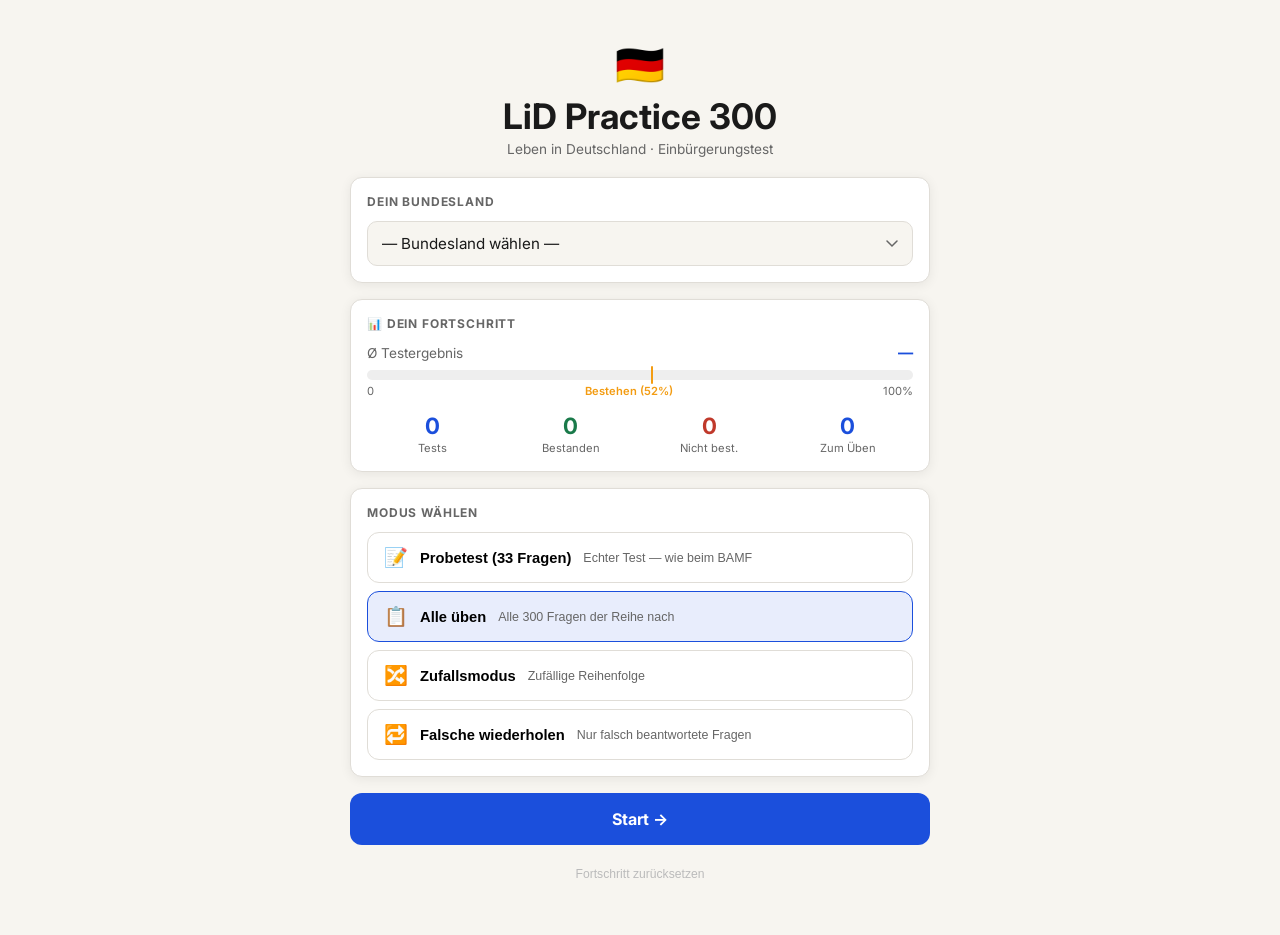
<file: index.html>
<!DOCTYPE html>
<html lang="de">
<head>
  <meta charset="UTF-8" />
  <meta name="viewport" content="width=device-width, initial-scale=1.0" />
  <title>LiD Practice 300</title>
  <style>
@import url('https://fonts.googleapis.com/css2?family=Inter:wght@400;500;600;700&display=swap');

:root {
  --bg: #F7F5F0;
  --surface: #FFFFFF;
  --ink: #1A1A1A;
  --ink-soft: #666;
  --accent: #1B4FDC;
  --accent-lt: #E8EDFC;
  --correct: #1A7A4A;
  --correct-lt: #E6F4EC;
  --wrong: #C0392B;
  --wrong-lt: #FDECEA;
  --border: #E0DDD7;
  --radius: 12px;
  --shadow: 0 2px 12px rgba(0,0,0,0.07);
}

*, *::before, *::after { box-sizing: border-box; margin: 0; padding: 0; }

body {
  font-family: 'Inter', system-ui, sans-serif;
  background: var(--bg);
  color: var(--ink);
  min-height: 100vh;
  display: flex;
  flex-direction: column;
  align-items: center;
  padding: 16px;
}

.screen { display: none; width: 100%; max-width: 580px; flex-direction: column; gap: 16px; }
.screen.active { display: flex; animation: fadeIn 0.2s ease; }
@keyframes fadeIn { from { opacity:0; transform:translateY(5px); } to { opacity:1; transform:none; } }

/* HOME */
#home-screen { padding: 16px 0 8px; }

.home-header { text-align: center; padding: 8px 0 4px; }
.home-flag { font-size: 40px; display: block; margin-bottom: 6px; }
.home-header h1 { font-size: clamp(1.6rem, 5vw, 2.2rem); font-weight: 700; line-height: 1.2; }
.home-header .subtitle { color: var(--ink-soft); font-size: 0.85rem; margin-top: 4px; }

.section-card {
  background: var(--surface);
  border: 1px solid var(--border);
  border-radius: var(--radius);
  padding: 16px;
  box-shadow: var(--shadow);
}

.section-title {
  font-size: 0.75rem;
  font-weight: 700;
  text-transform: uppercase;
  letter-spacing: 0.07em;
  color: var(--ink-soft);
  margin-bottom: 12px;
}

/* STATE SELECT */
.state-select {
  width: 100%;
  padding: 12px 14px;
  border: 1.5px solid var(--border);
  border-radius: 10px;
  font-family: inherit;
  font-size: 0.95rem;
  background: var(--bg);
  color: var(--ink);
  appearance: none;
  background-image: url("data:image/svg+xml,%3Csvg xmlns='http://www.w3.org/2000/svg' width='12' height='8' viewBox='0 0 12 8'%3E%3Cpath d='M1 1l5 5 5-5' stroke='%23666' stroke-width='1.5' fill='none' stroke-linecap='round'/%3E%3C/svg%3E");
  background-repeat: no-repeat;
  background-position: right 14px center;
  cursor: pointer;
}
.state-select:focus { outline: none; border-color: var(--accent); }

/* DASHBOARD */
.dash-avg-row { display: flex; justify-content: space-between; align-items: center; margin-bottom: 8px; }
.dash-label { font-size: 0.85rem; color: var(--ink-soft); }
.dash-avg-score { font-size: 0.95rem; font-weight: 700; color: var(--accent); }

.dash-bar-track {
  height: 10px;
  background: #eee;
  border-radius: 99px;
  position: relative;
  overflow: visible;
  margin-bottom: 4px;
}
.dash-bar-fill {
  height: 100%;
  border-radius: 99px;
  background: var(--accent);
  transition: width 0.5s ease;
}
.dash-bar-pass {
  position: absolute;
  left: 52%;
  top: -4px;
  width: 2px;
  height: 18px;
  background: #F39C12;
  border-radius: 2px;
}
.dash-bar-legend {
  display: flex;
  justify-content: space-between;
  font-size: 0.7rem;
  color: var(--ink-soft);
  margin-bottom: 14px;
}
.pass-label { color: #F39C12; font-weight: 600; }

.stats-row { display: flex; gap: 8px; text-align: center; }
.stat-item { flex: 1; }
.stat-number { font-size: 1.4rem; font-weight: 700; color: var(--accent); display: block; }
.stat-number.green { color: var(--correct); }
.stat-number.red { color: var(--wrong); }
.stat-label { font-size: 0.7rem; color: var(--ink-soft); display: block; margin-top: 2px; }

/* HISTORY */
.history-row {
  display: flex;
  align-items: center;
  gap: 8px;
  padding: 8px 0;
  border-bottom: 1px solid var(--border);
  font-size: 0.82rem;
}
.history-row:last-child { border-bottom: none; }
.history-test { font-weight: 600; min-width: 48px; }
.history-score { font-weight: 700; min-width: 36px; }
.history-score.green { color: var(--correct); }
.history-score.red { color: var(--wrong); }
.history-badge { font-size: 0.72rem; padding: 2px 7px; border-radius: 99px; font-weight: 600; }
.history-badge.pass { background: var(--correct-lt); color: var(--correct); }
.history-badge.fail { background: var(--wrong-lt); color: var(--wrong); }
.history-date { color: var(--ink-soft); margin-left: auto; }

/* MODE BUTTONS */
.mode-list { display: flex; flex-direction: column; gap: 8px; }
.mode-btn {
  background: var(--surface);
  border: 1.5px solid var(--border);
  border-radius: var(--radius);
  padding: 13px 16px;
  cursor: pointer;
  text-align: left;
  transition: border-color 0.15s, box-shadow 0.15s, background 0.15s;
  width: 100%;
  display: flex;
  align-items: center;
  gap: 12px;
}
.mode-btn:hover { border-color: var(--accent); background: var(--accent-lt); }
.mode-btn.selected { border-color: var(--accent); background: var(--accent-lt); }
.mode-icon { font-size: 1.2rem; flex-shrink: 0; }
.mode-text { flex: 1; }
.mode-title { font-weight: 600; font-size: 0.92rem; display: block; }
.mode-desc { font-size: 0.78rem; color: var(--ink-soft); display: block; margin-top: 1px; }

/* Restructure mode-btn inner text */
.mode-btn .mode-title, .mode-btn .mode-desc { display: block; }
.mode-btn .mode-icon { float: none; }

/* START BUTTON */
.start-btn {
  background: var(--accent);
  color: #fff;
  border: none;
  border-radius: var(--radius);
  padding: 16px;
  font-size: 1rem;
  font-weight: 700;
  font-family: inherit;
  cursor: pointer;
  width: 100%;
  transition: opacity 0.15s, transform 0.1s;
}
.start-btn:hover { opacity: 0.9; }
.start-btn:active { transform: scale(0.98); }
.start-btn:disabled { opacity: 0.4; cursor: not-allowed; }

/* QUIZ SCREEN */
#quiz-screen { padding-top: 12px; gap: 14px; }

.quiz-topbar { display: flex; align-items: center; justify-content: space-between; gap: 8px; }
.home-link {
  background: none; border: 1.5px solid var(--border);
  border-radius: 8px; padding: 6px 12px;
  font-size: 0.82rem; font-family: inherit;
  cursor: pointer; color: var(--ink-soft);
  transition: border-color 0.15s;
}
.home-link:hover { border-color: var(--accent); color: var(--accent); }
.score-badge {
  background: var(--surface); border: 1.5px solid var(--border);
  border-radius: 8px; padding: 6px 12px;
  font-size: 0.82rem; font-weight: 700; color: var(--accent);
}
.mode-label { font-size: 0.75rem; color: var(--ink-soft); text-transform: uppercase; letter-spacing: 0.05em; }

.progress-bar-track { background: var(--border); border-radius: 99px; height: 6px; overflow: hidden; }
.progress-bar-fill { background: var(--accent); height: 100%; border-radius: 99px; transition: width 0.3s ease; }
.progress-text { font-size: 0.75rem; color: var(--ink-soft); text-align: right; margin-top: 3px; }

/* Timer */
#timer-bar { justify-content: center; }
.timer-display {
  font-size: 1rem; font-weight: 700; color: var(--accent);
  background: var(--accent-lt); border-radius: 8px;
  padding: 6px 18px; letter-spacing: 0.05em;
}
.timer-display.urgent { color: var(--wrong); background: var(--wrong-lt); animation: pulse 1s infinite; }
@keyframes pulse { 0%,100% { opacity:1; } 50% { opacity:0.6; } }

.question-card {
  background: var(--surface); border: 1px solid var(--border);
  border-radius: var(--radius); padding: 20px; box-shadow: var(--shadow);
}
.question-number { font-size: 0.72rem; text-transform: uppercase; letter-spacing: 0.07em; color: var(--ink-soft); margin-bottom: 8px; }
.question-text { font-size: 1rem; font-weight: 600; line-height: 1.5; }

.choices-list { display: flex; flex-direction: column; gap: 8px; }
.choice-btn {
  background: var(--surface); border: 1.5px solid var(--border);
  border-radius: var(--radius); padding: 13px 16px;
  text-align: left; cursor: pointer;
  font-family: inherit; font-size: 0.9rem;
  line-height: 1.4; color: var(--ink);
  transition: border-color 0.15s, background 0.15s;
}
.choice-btn:hover:not(:disabled) { border-color: var(--accent); background: var(--accent-lt); }
.choice-btn.correct { border-color: var(--correct); background: var(--correct-lt); color: var(--correct); font-weight: 600; }
.choice-btn.wrong { border-color: var(--wrong); background: var(--wrong-lt); color: var(--wrong); }
.choice-btn:disabled { cursor: default; }

.feedback-msg { border-radius: var(--radius); padding: 11px 14px; font-size: 0.88rem; font-weight: 500; display: none; }
.feedback-msg.show { display: block; }
.feedback-msg.correct { background: var(--correct-lt); color: var(--correct); border: 1px solid #b2dfcc; }
.feedback-msg.wrong { background: var(--wrong-lt); color: var(--wrong); border: 1px solid #f5c6c3; }

.action-row { display: flex; gap: 10px; }
.next-btn {
  background: var(--accent); color: #fff; border: none;
  border-radius: var(--radius); padding: 14px; font-size: 0.95rem;
  font-weight: 700; font-family: inherit; cursor: pointer; flex: 1;
  transition: opacity 0.15s, transform 0.1s;
}
.next-btn:hover { opacity: 0.9; }
.next-btn:active { transform: scale(0.98); }
.next-btn:disabled { opacity: 0.35; cursor: not-allowed; }

/* RESULTS */
#results-screen { padding: 24px 0; gap: 16px; min-height: 100vh; justify-content: center; }
.results-header { text-align: center; }
.results-emoji { font-size: 3rem; display: block; margin-bottom: 6px; }
.results-header h2 { font-size: 1.6rem; font-weight: 700; }
.results-header p { color: var(--ink-soft); font-size: 0.9rem; margin-top: 4px; }

.pass-fail-badge {
  text-align: center; padding: 12px 16px;
  border-radius: var(--radius); font-weight: 700; font-size: 0.95rem;
}
.pass-fail-badge.passed { background: var(--correct-lt); color: var(--correct); border: 1px solid #b2dfcc; }
.pass-fail-badge.failed { background: var(--wrong-lt); color: var(--wrong); border: 1px solid #f5c6c3; }

.results-score-card {
  background: var(--surface); border: 1px solid var(--border);
  border-radius: var(--radius); padding: 20px; box-shadow: var(--shadow); text-align: center;
}
.big-score { font-size: 3rem; font-weight: 700; color: var(--accent); line-height: 1; }
.score-detail { font-size: 0.82rem; color: var(--ink-soft); margin-top: 4px; }

.results-breakdown { display: flex; gap: 12px; }
.breakdown-item {
  flex: 1; background: var(--surface); border: 1px solid var(--border);
  border-radius: var(--radius); padding: 16px; text-align: center;
}
.breakdown-num { font-size: 1.6rem; font-weight: 700; display: block; }
.breakdown-num.green { color: var(--correct); }
.breakdown-num.red { color: var(--wrong); }
.breakdown-label { font-size: 0.75rem; color: var(--ink-soft); margin-top: 2px; display: block; }

.results-actions { display: flex; flex-direction: column; gap: 10px; }
.btn-secondary {
  background: var(--surface); border: 1.5px solid var(--border);
  border-radius: var(--radius); padding: 13px;
  font-size: 0.9rem; font-weight: 600; font-family: inherit;
  cursor: pointer; color: var(--ink); transition: border-color 0.15s;
}
.btn-secondary:hover { border-color: var(--accent); color: var(--accent); }

@media (max-width: 400px) {
  body { padding: 10px; }
  .question-card { padding: 16px; }
  .choice-btn { padding: 11px 13px; }
}

  </style>
</head>
<body>

  <div id="home-screen" class="screen active">
    <div class="home-header">
      <span class="home-flag">&#127465;&#127466;</span>
      <h1>LiD Practice 300</h1>
      <p class="subtitle">Leben in Deutschland &middot; Einb&uuml;rgerungstest</p>
    </div>
    <div class="section-card">
      <h3 class="section-title">Dein Bundesland</h3>
      <select id="state-select" onchange="onStateChange()" class="state-select">
        <option value="">&mdash; Bundesland w&auml;hlen &mdash;</option>
        <option value="BW">Baden-W&uuml;rttemberg</option>
        <option value="BY">Bayern</option>
        <option value="BE">Berlin</option>
        <option value="BB">Brandenburg</option>
        <option value="HB">Bremen</option>
        <option value="HH">Hamburg</option>
        <option value="HE">Hessen</option>
        <option value="MV">Mecklenburg-Vorpommern</option>
        <option value="NI">Niedersachsen</option>
        <option value="NW">Nordrhein-Westfalen</option>
        <option value="RP">Rheinland-Pfalz</option>
        <option value="SL">Saarland</option>
        <option value="SN">Sachsen</option>
        <option value="ST">Sachsen-Anhalt</option>
        <option value="SH">Schleswig-Holstein</option>
        <option value="TH">Th&uuml;ringen</option>
      </select>
    </div>
    <div class="section-card">
      <h3 class="section-title">&#128202; Dein Fortschritt</h3>
      <div class="dash-avg-row">
        <span class="dash-label">&Oslash; Testergebnis</span>
        <span class="dash-avg-score" id="dash-avg">&mdash;</span>
      </div>
      <div class="dash-bar-track">
        <div class="dash-bar-fill" id="dash-bar" style="width:0%"></div>
        <div class="dash-bar-pass"></div>
      </div>
      <div class="dash-bar-legend">
        <span>0</span><span class="pass-label">Bestehen (52%)</span><span>100%</span>
      </div>
      <div class="stats-row">
        <div class="stat-item"><span class="stat-number" id="dash-tests">0</span><span class="stat-label">Tests</span></div>
        <div class="stat-item"><span class="stat-number green" id="dash-passed">0</span><span class="stat-label">Bestanden</span></div>
        <div class="stat-item"><span class="stat-number red" id="dash-failed">0</span><span class="stat-label">Nicht best.</span></div>
        <div class="stat-item"><span class="stat-number" id="dash-wrong">0</span><span class="stat-label">Zum &Uuml;ben</span></div>
      </div>
      <div id="test-history-wrap" style="display:none">
        <div class="section-title" style="margin-top:14px;margin-bottom:8px">Letzte Tests</div>
        <div id="test-history"></div>
      </div>
    </div>
    <div class="section-card">
      <h3 class="section-title">Modus w&auml;hlen</h3>
      <div class="mode-list">
        <button class="mode-btn" data-mode="sample" onclick="selectMode('sample')">
          <span class="mode-icon">&#128221;</span>
          <span class="mode-title">Probetest (33 Fragen)</span>
          <span class="mode-desc">Echter Test &mdash; wie beim BAMF</span>
        </button>
        <button class="mode-btn selected" data-mode="practice" onclick="selectMode('practice')">
          <span class="mode-icon">&#128203;</span>
          <span class="mode-title">Alle &uuml;ben</span>
          <span class="mode-desc">Alle 300 Fragen der Reihe nach</span>
        </button>
        <button class="mode-btn" data-mode="random" onclick="selectMode('random')">
          <span class="mode-icon">&#128256;</span>
          <span class="mode-title">Zufallsmodus</span>
          <span class="mode-desc">Zuf&auml;llige Reihenfolge</span>
        </button>
        <button class="mode-btn" data-mode="review" onclick="selectMode('review')">
          <span class="mode-icon">&#128257;</span>
          <span class="mode-title">Falsche wiederholen</span>
          <span class="mode-desc">Nur falsch beantwortete Fragen</span>
        </button>
      </div>
      <div id="test-picker" style="display:none;margin-top:12px">
        <select id="test-number-select" class="state-select"></select>
      </div>
    </div>
    <button id="start-btn" class="start-btn" onclick="startQuiz()">Start &rarr;</button>
    <button onclick="clearProgress()" style="background:none;border:none;color:#bbb;font-size:0.76rem;cursor:pointer;text-align:center;padding:6px;margin-bottom:24px;">Fortschritt zur&uuml;cksetzen</button>
  </div>

  <div id="quiz-screen" class="screen">
    <div class="quiz-topbar">
      <button class="home-link" onclick="goHome()">&larr; Home</button>
      <span class="mode-label" id="quiz-mode-label"></span>
      <span class="score-badge" id="score-display">&#10003; 0</span>
    </div>
    <div>
      <div class="progress-bar-track"><div class="progress-bar-fill" id="progress-fill" style="width:0%"></div></div>
      <div class="progress-text" id="progress-text">1 / 33</div>
    </div>
    <div id="timer-bar" style="display:none;justify-content:center">
      <span id="timer-display" class="timer-display">60:00</span>
    </div>
    <div class="question-card">
      <div class="question-number" id="question-number">Frage 1</div>
      <div class="question-text" id="question-text"></div>
    </div>
    <div class="choices-list" id="choices-list"></div>
    <div class="feedback-msg" id="feedback-msg"></div>
    <div class="action-row">
      <button class="next-btn" id="next-btn" disabled onclick="nextQuestion()">Weiter &rarr;</button>
    </div>
  </div>

  <div id="results-screen" class="screen">
    <div class="results-header">
      <span class="results-emoji" id="result-emoji">&#127881;</span>
      <h2 id="result-headline">Gut gemacht!</h2>
      <p id="result-score-detail"></p>
    </div>
    <div id="pass-fail-badge" style="display:none" class="pass-fail-badge"></div>
    <div class="results-score-card">
      <div class="big-score" id="result-score-pct">0%</div>
      <div class="score-detail" id="result-score-label">Ergebnis</div>
    </div>
    <div class="results-breakdown">
      <div class="breakdown-item"><span class="breakdown-num green" id="result-correct">0</span><span class="breakdown-label">Richtig &#10003;</span></div>
      <div class="breakdown-item"><span class="breakdown-num red" id="result-wrong">0</span><span class="breakdown-label">Falsch &#10007;</span></div>
    </div>
    <div class="results-actions">
      <button class="start-btn" onclick="restartSameMode()">Nochmal versuchen</button>
      <button id="review-btn" class="btn-secondary" onclick="reviewWrong()" style="display:none">Falsche wiederholen</button>
      <button class="btn-secondary" onclick="goHome()">&larr; Zur&uuml;ck zur Startseite</button>
    </div>
  </div>

<script>
var allQuestions = [{"id": 1, "question": "Wie viele Einwohner hat Deutschland?", "choices": ["Etwa 80 Millionen", "Etwa 60 Millionen", "Etwa 100 Millionen", "Etwa 40 Millionen"], "correctAnswer": 0}, {"id": 2, "question": "Welche Farben hat die deutsche Nationalflagge?", "choices": ["Rot, Gold, Silber", "Grün, Weiß, Schwarz", "Blau, Weiß, Rot", "Schwarz, Rot, Gold"], "correctAnswer": 3}, {"id": 3, "question": "Was ist das Grundgesetz?", "choices": ["Die Verfassung Deutschlands", "Das Handelsgesetz", "Das Schulgesetz", "Das Steuergesetz"], "correctAnswer": 0}, {"id": 4, "question": "Wer spricht in Deutschland Recht?", "choices": ["Das Parlament", "Die Gerichte", "Die Polizei", "Die Regierung"], "correctAnswer": 1}, {"id": 5, "question": "Wie wird der Deutsche Bundestag gewählt?", "choices": ["Durch das Volk", "Vom Bundespräsidenten", "Von den Ministerpräsidenten", "Vom Bundesrat"], "correctAnswer": 0}, {"id": 6, "question": "Was ist die Meinungsfreiheit?", "choices": ["Das Recht auf Wohnung", "Das Recht auf Urlaub", "Das Recht, seine Meinung frei zu äußern", "Das Recht auf Arbeit"], "correctAnswer": 2}, {"id": 7, "question": "Was versteht man unter Pressefreiheit?", "choices": ["Der Staat kontrolliert die Presse", "Medien dürfen frei und ohne Zensur berichten", "Zeitungen sind kostenlos", "Nur staatliche Medien sind erlaubt"], "correctAnswer": 1}, {"id": 8, "question": "Was ist der Bundesrat?", "choices": ["Die Vertretung der Bundesländer", "Der Beraterstab des Bundeskanzlers", "Das Parlament der Bürger", "Das oberste Gericht"], "correctAnswer": 0}, {"id": 9, "question": "Wer ist das Staatsoberhaupt Deutschlands?", "choices": ["Der Bundeskanzler", "Der Bundespräsident", "Der Bundesratspräsident", "Der Bundestagspräsident"], "correctAnswer": 1}, {"id": 10, "question": "Wie lange dauert eine Legislaturperiode des Bundestages?", "choices": ["5 Jahre", "6 Jahre", "2 Jahre", "4 Jahre"], "correctAnswer": 3}, {"id": 11, "question": "Was bedeutet Demokratie?", "choices": ["Herrschaft der Kirche", "Herrschaft des Volkes", "Herrschaft des Militärs", "Herrschaft der Reichen"], "correctAnswer": 1}, {"id": 12, "question": "Welche Religion hat in Deutschland die meisten Anhänger?", "choices": ["Buddhismus", "Christentum", "Judentum", "Islam"], "correctAnswer": 1}, {"id": 13, "question": "In welchem Jahr wurde die Bundesrepublik Deutschland gegründet?", "choices": ["1990", "1945", "1933", "1949"], "correctAnswer": 3}, {"id": 14, "question": "Was feiern die Deutschen am 3. Oktober?", "choices": ["Den Geburtstag des Grundgesetzes", "Den Nationalfeiertag der BRD", "Den Tag der Deutschen Einheit", "Den Tag der Arbeit"], "correctAnswer": 2}, {"id": 15, "question": "Wie viele Bundesländer hat Deutschland?", "choices": ["12", "14", "18", "16"], "correctAnswer": 3}, {"id": 16, "question": "Was ist die Aufgabe des Bundesverfassungsgerichts?", "choices": ["Den Bundeskanzler zu wählen", "Gesetze zu erlassen", "Den Haushalt zu prüfen", "Das Grundgesetz zu schützen"], "correctAnswer": 3}, {"id": 17, "question": "Wo hat der Deutsche Bundestag seinen Sitz?", "choices": ["Hamburg", "Berlin", "Frankfurt", "München"], "correctAnswer": 1}, {"id": 18, "question": "Was bedeutet das Sozialstaatsprinzip?", "choices": ["Der Staat sorgt für soziale Gerechtigkeit", "Nur Reiche zahlen Steuern", "Alle zahlen gleich viel Steuern", "Soziale Leistungen gibt es nicht"], "correctAnswer": 0}, {"id": 19, "question": "Was ist eine politische Partei?", "choices": ["Eine Gewerkschaft", "Ein Gericht", "Eine Vereinigung mit gemeinsamen politischen Zielen", "Eine staatliche Behörde"], "correctAnswer": 2}, {"id": 20, "question": "Ab welchem Alter darf man bei Bundestagswahlen wählen?", "choices": ["16 Jahre", "18 Jahre", "21 Jahre", "25 Jahre"], "correctAnswer": 1}, {"id": 21, "question": "Was ist die Aufgabe der Bundesregierung?", "choices": ["Gesetze zu beschließen", "Gesetze auf Verfassungsmäßigkeit zu prüfen", "Den Bundespräsidenten zu wählen", "Das Land zu regieren und Gesetze umzusetzen"], "correctAnswer": 3}, {"id": 22, "question": "Was versteht man unter Föderalismus?", "choices": ["Alle Macht liegt beim Bund", "Nur der Bundespräsident hat Macht", "Die Länder haben keine Macht", "Die Macht ist zwischen Bund und Ländern aufgeteilt"], "correctAnswer": 3}, {"id": 23, "question": "Was gilt für die Religionsfreiheit in Deutschland?", "choices": ["Jeder darf seine Religion frei ausüben", "Nur anerkannte Religionen sind erlaubt", "Religion ist verboten", "Nur Christen dürfen ihre Religion ausüben"], "correctAnswer": 0}, {"id": 24, "question": "Was ist das Ziel der Europäischen Union?", "choices": ["Die Abschaffung nationaler Grenzen", "Eine gemeinsame Armee", "Ein einheitlicher europäischer Staat", "Frieden, Wohlstand und Zusammenarbeit in Europa"], "correctAnswer": 3}, {"id": 25, "question": "Welche Währung wird in Deutschland verwendet?", "choices": ["Schweizer Franken", "Deutsche Mark", "Euro", "Britisches Pfund"], "correctAnswer": 2}, {"id": 26, "question": "Was ist ein Rechtsstaat?", "choices": ["Ein Staat, in dem alle an Recht und Gesetz gebunden sind", "Ein Staat, in dem nur der König Recht hat", "Ein Staat, in dem das Militär regiert", "Ein Staat ohne Gesetze"], "correctAnswer": 0}, {"id": 27, "question": "Welches ist das höchste Gericht in Deutschland?", "choices": ["Der Europäische Gerichtshof", "Das Bundesverfassungsgericht", "Das Bundesverwaltungsgericht", "Der Bundesgerichtshof"], "correctAnswer": 1}, {"id": 28, "question": "Was versteht man unter dem Wahlgeheimnis?", "choices": ["Niemand darf erfahren, wie jemand gewählt hat", "Wahlergebnisse werden nicht veröffentlicht", "Wahlen finden im Geheimen statt", "Nur bestimmte Personen dürfen wählen"], "correctAnswer": 0}, {"id": 29, "question": "Was bedeutet Gewaltenteilung?", "choices": ["Die Macht liegt beim Volk allein", "Die Staatsgewalt ist auf Legislative, Exekutive und Judikative aufgeteilt", "Das Militär hat alle Macht", "Der Bundeskanzler hat alle Macht"], "correctAnswer": 1}, {"id": 30, "question": "Was ist die Legislative?", "choices": ["Die gesetzgebende Gewalt", "Die ausführende Gewalt", "Die richterliche Gewalt", "Die militärische Gewalt"], "correctAnswer": 0}, {"id": 31, "question": "Was ist die Exekutive?", "choices": ["Die richterliche Gewalt", "Die gesetzgebende Gewalt", "Die kontrollierte Gewalt", "Die ausführende Gewalt"], "correctAnswer": 3}, {"id": 32, "question": "Was ist die Judikative?", "choices": ["Die gesetzgebende Gewalt", "Die wirtschaftliche Gewalt", "Die richterliche Gewalt", "Die ausführende Gewalt"], "correctAnswer": 2}, {"id": 33, "question": "Wann wurde das Grundgesetz verabschiedet?", "choices": ["1945", "1949", "1955", "1961"], "correctAnswer": 1}, {"id": 34, "question": "Was ist Artikel 1 des Grundgesetzes?", "choices": ["Die Unantastbarkeit der Menschenwürde", "Die Religionsfreiheit", "Die Meinungsfreiheit", "Das Wahlrecht"], "correctAnswer": 0}, {"id": 35, "question": "Was versteht man unter Asylrecht?", "choices": ["Das Recht politisch Verfolgter auf Schutz", "Das Recht auf eine Wohnung", "Das Recht, ins Ausland zu reisen", "Das Recht auf Arbeit"], "correctAnswer": 0}, {"id": 36, "question": "Welche Stadt ist die Hauptstadt Deutschlands?", "choices": ["München", "Frankfurt", "Berlin", "Hamburg"], "correctAnswer": 2}, {"id": 37, "question": "Was ist die NATO?", "choices": ["Ein militärisches Verteidigungsbündnis", "Eine Wirtschaftsorganisation", "Eine humanitäre Organisation", "Eine europäische Behörde"], "correctAnswer": 0}, {"id": 38, "question": "Was ist ein Rechtsstaat?", "choices": ["Staat ohne Regeln", "Staat der vom Militär regiert wird", "Staat in dem Recht und Gesetz für alle gilt", "Staat ohne Verfassung"], "correctAnswer": 2}, {"id": 39, "question": "Was ist eine Gewerkschaft?", "choices": ["Eine Interessenvertretung der Arbeitnehmer", "Ein staatliches Unternehmen", "Ein Arbeitsgericht", "Eine politische Partei"], "correctAnswer": 0}, {"id": 40, "question": "Was bedeutet Streikrecht?", "choices": ["Das Recht auf Lohnerhöhung", "Das Recht der Arbeitnehmer, die Arbeit niederzulegen", "Das Recht auf Urlaub", "Das Recht, andere zu schlagen"], "correctAnswer": 1}, {"id": 41, "question": "Ab welchem Alter ist man in Deutschland volljährig?", "choices": ["25 Jahre", "18 Jahre", "16 Jahre", "21 Jahre"], "correctAnswer": 1}, {"id": 42, "question": "Was ist das Jugendamt?", "choices": ["Ein Gericht", "Eine Behörde für das Wohl von Kindern und Jugendlichen", "Eine Schule", "Ein Sportverein"], "correctAnswer": 1}, {"id": 43, "question": "Was ist häusliche Gewalt?", "choices": ["Lärm in der Wohnung", "Gewalt innerhalb der Familie oder Partnerschaft", "Vandalismus", "Streit zwischen Nachbarn"], "correctAnswer": 1}, {"id": 44, "question": "Was versteht man unter Diskriminierung?", "choices": ["Eine rechtliche Klage", "Bevorzugung einer Person", "Förderung benachteiligter Gruppen", "Benachteiligung aufgrund von Herkunft, Geschlecht oder Religion"], "correctAnswer": 3}, {"id": 45, "question": "Was ist Rassismus?", "choices": ["Diskriminierung aufgrund von Herkunft oder Hautfarbe", "Förderung von Minderheiten", "Eine religiöse Überzeugung", "Ein politisches Programm"], "correctAnswer": 0}, {"id": 46, "question": "Wann fiel die Berliner Mauer?", "choices": ["1989", "1985", "1991", "1987"], "correctAnswer": 0}, {"id": 47, "question": "Wann wurde Deutschland wiedervereinigt?", "choices": ["1992", "1990", "1991", "1989"], "correctAnswer": 1}, {"id": 48, "question": "Was war die DDR?", "choices": ["Der kommunistische Staat in Ostdeutschland", "Eine politische Partei", "Ein westdeutscher Staat", "Ein Bundesland"], "correctAnswer": 0}, {"id": 49, "question": "Wann begann der Zweite Weltkrieg?", "choices": ["1941", "1933", "1937", "1939"], "correctAnswer": 3}, {"id": 50, "question": "Wann endete der Zweite Weltkrieg in Europa?", "choices": ["1944", "1945", "1946", "1943"], "correctAnswer": 1}, {"id": 51, "question": "Was ist der Holocaust?", "choices": ["Ein wirtschaftlicher Zusammenbruch", "Die systematische Ermordung von Millionen Juden durch die Nationalsozialisten", "Eine Naturkatastrophe", "Ein Weltkrieg"], "correctAnswer": 1}, {"id": 52, "question": "Was ist die Weimarer Republik?", "choices": ["Ein Bundesland", "Die DDR", "Eine Monarchie", "Die erste deutsche Demokratie von 1919 bis 1933"], "correctAnswer": 3}, {"id": 53, "question": "Was ist das Europaparlament?", "choices": ["Das Parlament Deutschlands", "Eine beratende Kommission", "Der Rat der EU-Regierungen", "Das gewählte Parlament der Europäischen Union"], "correctAnswer": 3}, {"id": 54, "question": "Was ist die Europäische Kommission?", "choices": ["Das Parlament der EU", "Das Gericht der EU", "Der Rat der EU", "Die Regierung der EU, die Gesetze vorschlägt"], "correctAnswer": 3}, {"id": 55, "question": "Was sind die Schengen-Abkommen?", "choices": ["Währungsabkommen", "Handelsabkommen", "Militärabkommen", "Abkommen zur Abschaffung der Grenzkontrollen zwischen Mitgliedsländern"], "correctAnswer": 3}, {"id": 56, "question": "Was ist die UN (Vereinte Nationen)?", "choices": ["Eine europäische Organisation", "Eine Wirtschaftsorganisation", "Eine internationale Organisation für Frieden und Zusammenarbeit", "Ein Militärbündnis"], "correctAnswer": 2}, {"id": 57, "question": "Was sind erneuerbare Energien?", "choices": ["Öl und Gas", "Energiequellen wie Wind, Sonne und Wasser", "Kernenergie", "Kohle und Erdöl"], "correctAnswer": 1}, {"id": 58, "question": "Was ist Mülltrennung?", "choices": ["Abfall in verschiedene Kategorien zur Wiederverwertung sortieren", "Müll ins Meer werfen", "Müll auf der Straße entsorgen", "Müll verbrennen"], "correctAnswer": 0}, {"id": 59, "question": "Was ist das Pfandsystem in Deutschland?", "choices": ["Ein Steuersystem", "Ein Mietmodell", "System bei dem man für Flaschen Pfand zahlt und es zurückbekommt", "Ein Sparmodell"], "correctAnswer": 2}, {"id": 60, "question": "Was ist das Ehrenamt?", "choices": ["Ein öffentlicher Beruf", "Ein bezahlter staatlicher Job", "Ein Ehrentitel", "Freiwillige unbezahlte Arbeit zum Wohl der Gesellschaft"], "correctAnswer": 3}, {"id": 61, "question": "Was ist Inflation?", "choices": ["Der allgemeine Anstieg des Preisniveaus", "Stabiles Preisniveau", "Wirtschaftswachstum", "Sinkende Preise"], "correctAnswer": 0}, {"id": 62, "question": "Was ist die Soziale Marktwirtschaft?", "choices": ["Staatlich kontrollierte Wirtschaft", "Eine reine Planwirtschaft", "Eine kommunistische Wirtschaftsform", "Freier Markt verbunden mit sozialer Absicherung"], "correctAnswer": 3}, {"id": 63, "question": "Was ist ein Personalausweis?", "choices": ["Ein amtlicher Ausweis für deutsche Bürger", "Ein Führerschein", "Ein Reisepass", "Eine Aufenthaltserlaubnis"], "correctAnswer": 0}, {"id": 64, "question": "Was ist eine Aufenthaltserlaubnis?", "choices": ["Ein Reisepass", "Ein Dokument, das Ausländern den Aufenthalt erlaubt", "Ein Visum für Kurzreisen", "Eine Arbeitserlaubnis"], "correctAnswer": 1}, {"id": 65, "question": "Was ist Einbürgerung?", "choices": ["Die Anerkennung ausländischer Abschlüsse", "Die Ausweisung aus Deutschland", "Die Anmeldung beim Einwohnermeldeamt", "Die Verleihung der deutschen Staatsbürgerschaft"], "correctAnswer": 3}, {"id": 66, "question": "Was ist das Einwohnermeldeamt?", "choices": ["Ein Krankenhaus", "Behörde bei der man sich bei einem neuen Wohnort anmelden muss", "Ein Gericht", "Eine Schule"], "correctAnswer": 1}, {"id": 67, "question": "Was ist das BAMF?", "choices": ["Das Bundesamt für Migration und Flüchtlinge", "Eine Gewerkschaft", "Eine Partei", "Ein Gericht"], "correctAnswer": 0}, {"id": 68, "question": "Was ist ein Flüchtling?", "choices": ["Ein Gastarbeiter", "Eine Person die ihr Land wegen Verfolgung oder Krieg verlassen musste", "Ein Einwanderer", "Ein Tourist"], "correctAnswer": 1}, {"id": 69, "question": "Was ist die Genfer Flüchtlingskonvention?", "choices": ["Ein EU-Gesetz", "Ein Handelsabkommen", "Ein internationales Abkommen zum Schutz von Flüchtlingen", "Ein deutsches Gesetz"], "correctAnswer": 2}, {"id": 70, "question": "Was ist die Schulpflicht in Deutschland?", "choices": ["Kinder sind verpflichtet die Schule zu besuchen", "Schulbesuch ist freiwillig", "Nur Kinder von Deutschen müssen zur Schule", "Schulpflicht gilt ab 10 Jahren"], "correctAnswer": 0}, {"id": 71, "question": "Welche Schulform führt zum Abitur?", "choices": ["Gymnasium", "Realschule", "Nur Gesamtschule", "Hauptschule"], "correctAnswer": 0}, {"id": 72, "question": "Was ist das duale Ausbildungssystem?", "choices": ["Ausbildung im Betrieb und in der Berufsschule kombiniert", "Nur Betriebsausbildung", "Zwei Schulen gleichzeitig", "Studium an zwei Universitäten"], "correctAnswer": 0}, {"id": 73, "question": "Was ist das BAföG?", "choices": ["Ein Stipendium von Unternehmen", "Ein Bankkredit", "Eine Steuer", "Staatliche Förderung für Schüler und Studierende"], "correctAnswer": 3}, {"id": 74, "question": "Was ist eine Volkshochschule (VHS)?", "choices": ["Eine Grundschule", "Eine staatliche Universität", "Eine Privatschule", "Eine öffentliche Einrichtung für Erwachsenenbildung"], "correctAnswer": 3}, {"id": 75, "question": "Was ist der Mindestlohn?", "choices": ["Ein freiwilliger Lohn", "Der höchste erlaubte Lohn", "Der gesetzlich festgelegte niedrigste Stundenlohn", "Das Durchschnittsgehalt"], "correctAnswer": 2}, {"id": 76, "question": "Was ist Kurzarbeit?", "choices": ["Überstunden", "Ein Teilzeitjob", "Reduzierte Arbeitszeit mit staatlicher Unterstützung in Krisenzeiten", "Eine Kündigung"], "correctAnswer": 2}, {"id": 77, "question": "Was ist ein Betriebsrat?", "choices": ["Die gewählte Interessenvertretung der Arbeitnehmer im Betrieb", "Ein Beratergremium des Chefs", "Eine staatliche Aufsichtsbehörde", "Der Chef eines Unternehmens"], "correctAnswer": 0}, {"id": 78, "question": "Was ist Elterngeld?", "choices": ["Eine staatliche Leistung für Eltern nach der Geburt eines Kindes", "Kindergeld", "Unterhalt", "Geld das Eltern an Kinder zahlen"], "correctAnswer": 0}, {"id": 79, "question": "Was ist Elternzeit?", "choices": ["Urlaub", "Freizeit mit den Kindern", "Eine berufliche Auszeit nach der Geburt eines Kindes", "Pflichtzeit für Eltern"], "correctAnswer": 2}, {"id": 80, "question": "Was ist das Kindergeld?", "choices": ["Schulgeld", "Geld das Kinder selbst verdienen", "Taschengeld vom Staat", "Eine staatliche Zahlung an Eltern zur Unterstützung bei der Kindererziehung"], "correctAnswer": 3}, {"id": 81, "question": "Was ist die gesetzliche Rentenversicherung?", "choices": ["Ein Sparbuch", "Eine private Altersvorsorge", "Eine Lebensversicherung", "Ein staatliches System zur Altersabsicherung"], "correctAnswer": 3}, {"id": 82, "question": "Was ist die Pflegeversicherung?", "choices": ["Eine Kfz-Versicherung", "Eine Krankenversicherung", "Eine Versicherung die bei Pflegebedürftigkeit Leistungen erbringt", "Eine Rentenversicherung"], "correctAnswer": 2}, {"id": 83, "question": "Was ist das Wohngeld?", "choices": ["Miete", "Nebenkosten", "Ein staatlicher Zuschuss zu Wohnkosten für Geringverdiener", "Kaution"], "correctAnswer": 2}, {"id": 84, "question": "Was ist Bürgergeld?", "choices": ["Kindergeld", "Wohngeld", "Geld für alle Bürger", "Eine staatliche Grundsicherung für Langzeitarbeitslose und Bedürftige"], "correctAnswer": 3}, {"id": 85, "question": "Was ist die Krankenversicherungspflicht?", "choices": ["Nur Rentner müssen versichert sein", "Nur Beamte müssen versichert sein", "Freiwillige Versicherung", "Jeder Bürger muss krankenversichert sein"], "correctAnswer": 3}, {"id": 86, "question": "Was ist Arbeitslosengeld?", "choices": ["Staatliche Unterstützung für Menschen die ihren Job verloren haben", "Geld für Selbstständige", "Geld für Faulheit", "Ein Kredit"], "correctAnswer": 0}, {"id": 87, "question": "Was ist die Agentur für Arbeit?", "choices": ["Die staatliche Behörde für Arbeitsvermittlung und Arbeitslosengeld", "Ein privates Unternehmen", "Das Jobcenter", "Ein Gewerkschaftsbüro"], "correctAnswer": 0}, {"id": 88, "question": "Was ist der Notruf in Deutschland?", "choices": ["112", "118", "115", "110"], "correctAnswer": 0}, {"id": 89, "question": "Welche Nummer ruft man bei der Polizei an?", "choices": ["118", "115", "112", "110"], "correctAnswer": 3}, {"id": 90, "question": "Was ist Datenschutz?", "choices": ["Schutz staatlicher Daten", "Schutz von Computern", "Schutz von Unternehmensdaten", "Schutz persönlicher Daten vor Missbrauch"], "correctAnswer": 3}, {"id": 91, "question": "Was ist die Mehrwertsteuer?", "choices": ["Eine Erbschaftsteuer", "Eine Einkommensteuer", "Eine Unternehmenssteuer", "Eine Steuer auf Waren und Dienstleistungen"], "correctAnswer": 3}, {"id": 92, "question": "Was ist eine Steuererklärung?", "choices": ["Eine Quittung", "Ein Steuerbescheid", "Eine jährliche Aufstellung aller Einnahmen für das Finanzamt", "Ein Brief ans Finanzamt"], "correctAnswer": 2}, {"id": 93, "question": "Was ist das Finanzamt?", "choices": ["Die Rentenversicherung", "Die Behörde die für Steuererhebung zuständig ist", "Die Bundesbank", "Das Wirtschaftsministerium"], "correctAnswer": 1}, {"id": 94, "question": "Was ist das Standesamt?", "choices": ["Ein Gericht", "Ein Einwohnermeldeamt", "Ein Finanzamt", "Eine Behörde für Geburten, Heiraten und Sterbefälle"], "correctAnswer": 3}, {"id": 95, "question": "Was ist die Unschuldsvermutung?", "choices": ["Jeder ist schuldig bis zum Beweis", "Die Polizei bestimmt die Schuld", "Richter entscheiden ohne Beweise", "Jeder gilt als unschuldig bis seine Schuld bewiesen ist"], "correctAnswer": 3}, {"id": 96, "question": "Was ist ein Anwalt?", "choices": ["Ein Polizist", "Ein Richter", "Eine Person die andere rechtlich berät und vor Gericht vertritt", "Ein Notar"], "correctAnswer": 2}, {"id": 97, "question": "Was ist die Staatsanwaltschaft?", "choices": ["Ein Gericht", "Die Polizei", "Die Behörde die Strafverfahren einleitet und die Anklage vertritt", "Eine Anwaltskanzlei"], "correctAnswer": 2}, {"id": 98, "question": "Was ist Korruption?", "choices": ["Missbrauch einer Machtstellung zum persönlichen Vorteil", "Lobbyarbeit", "Politischer Einfluss", "Ehrliche Arbeit"], "correctAnswer": 0}, {"id": 99, "question": "Was ist Terrorismus?", "choices": ["Kriegsführung", "Anwendung von Gewalt aus politischen oder ideologischen Gründen", "Normaler Protest", "Organisierte Kriminalität"], "correctAnswer": 1}, {"id": 100, "question": "Was ist der Verfassungsschutz?", "choices": ["Die Polizei", "Ein Geheimdienst der die freiheitlich-demokratische Grundordnung schützt", "Das Militär", "Eine Partei"], "correctAnswer": 1}, {"id": 101, "question": "Was ist eine Koalition in der Politik?", "choices": ["Ein Wahlbündnis", "Zusammenschluss mehrerer Parteien zur Regierungsbildung", "Eine einzelne Partei", "Eine Opposition"], "correctAnswer": 1}, {"id": 102, "question": "Was ist die Opposition?", "choices": ["Parteien im Parlament die nicht der Regierung angehören", "Die Regierungsparteien", "Die kleinsten Parteien", "Alle Parteien"], "correctAnswer": 0}, {"id": 103, "question": "Was ist die Fünfprozenthürde?", "choices": ["Eine Mindesthürde für Parteien um in den Bundestag einzuziehen", "Eine Steuergrenze", "Eine Einkommensgrenze", "Ein Wahlquorum"], "correctAnswer": 0}, {"id": 104, "question": "Was ist ein Volksentscheid?", "choices": ["Eine Kommunalwahl", "Eine Parlamentswahl", "Eine Parteiabstimmung", "Eine direkte Volksabstimmung über ein wichtiges Thema"], "correctAnswer": 3}, {"id": 105, "question": "Was ist die Versammlungsfreiheit?", "choices": ["Das Recht sich friedlich mit anderen zu versammeln", "Das Recht auf Reisefreiheit", "Das Recht auf Vereinsgründung", "Das Recht überall zu wohnen"], "correctAnswer": 0}, {"id": 106, "question": "Was ist das Petitionsrecht?", "choices": ["Das Streikrecht", "Das Wahlrecht", "Das Recht sich schriftlich mit Bitten an den Bundestag zu wenden", "Das Demonstrationsrecht"], "correctAnswer": 2}, {"id": 107, "question": "Was ist das Briefgeheimnis?", "choices": ["Das Recht auf kostenlose Post", "Der Schutz privater Kommunikation vor staatlichem Zugriff", "Das Recht geheime Briefe zu schreiben", "Das Recht anonym zu schreiben"], "correctAnswer": 1}, {"id": 108, "question": "Was ist die Freizügigkeit?", "choices": ["Das Recht auf kostenlose Reisen", "Das Recht auf Urlaub", "Das Recht innerhalb Deutschlands frei zu wohnen und sich zu bewegen", "Das Recht auf einen Pass"], "correctAnswer": 2}, {"id": 109, "question": "Was ist die Berufsfreiheit?", "choices": ["Das Recht auf Urlaub", "Das Recht Beruf und Arbeitsplatz frei zu wählen", "Das Recht auf staatliche Arbeit", "Das Recht auf kostenlosen Beruf"], "correctAnswer": 1}, {"id": 110, "question": "Was ist das Eigentumsrecht?", "choices": ["Das Recht Eigentum zu besitzen und zu nutzen", "Verbot von Privatbesitz", "Das Recht auf staatliches Eigentum", "Das Recht auf kostenlose Wohnung"], "correctAnswer": 0}, {"id": 111, "question": "Was ist das Todesstrafen-Verbot in Deutschland?", "choices": ["Todesstrafe ist optional", "Die Todesstrafe ist durch das Grundgesetz verboten", "Todesstrafe bei schweren Verbrechen erlaubt", "Todesstrafe nur für Kriegsverbrechen"], "correctAnswer": 1}, {"id": 112, "question": "Was ist die Menschenwürde?", "choices": ["Ein Privileg für Bürger", "Ein staatlich verliehenes Recht", "Eine religiöse Überzeugung", "Der unveräußerliche Kern menschlicher Würde der für jeden gilt"], "correctAnswer": 3}, {"id": 113, "question": "Was sind unveränderliche Artikel im Grundgesetz (Ewigkeitsklausel)?", "choices": ["Artikel über Menschenwürde, Demokratie, Föderalismus und Rechtsstaatlichkeit", "Alle Artikel", "Nur Artikel 1", "Kein Artikel ist unveränderbar"], "correctAnswer": 0}, {"id": 114, "question": "Was ist Antisemitismus?", "choices": ["Feindlichkeit oder Hass gegenüber Juden", "Eine Form der Religion", "Ein politisches System", "Unterstützung jüdischer Kultur"], "correctAnswer": 0}, {"id": 115, "question": "Was geschah in der Reichspogromnacht 1938?", "choices": ["Unterzeichnung des Grundgesetzes", "Der Mauerfall", "Angriffe auf jüdische Menschen und Einrichtungen", "Gründung der BRD"], "correctAnswer": 2}, {"id": 116, "question": "Was ist der Nationalsozialismus?", "choices": ["Eine totalitäre rassistische Ideologie die Deutschland 1933-1945 beherrschte", "Eine kommunistische Bewegung", "Eine demokratische Bewegung", "Eine religiöse Bewegung"], "correctAnswer": 0}, {"id": 117, "question": "Was ist Zensur?", "choices": ["Qualitätskontrolle", "Freie Meinungsäußerung", "Staatliche Kontrolle und Unterdrückung von Informationen und Meinungen", "Medienkritik"], "correctAnswer": 2}, {"id": 118, "question": "Was ist der öffentlich-rechtliche Rundfunk?", "choices": ["Staatlich finanzierte Sender wie ARD und ZDF mit öffentlichem Auftrag", "Bezahlfernsehen", "Private Fernsehsender", "Ausländische Sender"], "correctAnswer": 0}, {"id": 119, "question": "Was ist der Rundfunkbeitrag?", "choices": ["Ein Abonnement", "Eine Steuer", "Ein Pflichtbeitrag zur Finanzierung des öffentlich-rechtlichen Rundfunks", "Eine freiwillige Gebühr"], "correctAnswer": 2}, {"id": 120, "question": "Was sind Fake News?", "choices": ["Veraltete Nachrichten", "Satire", "Schlechte Nachrichten", "Falsche oder irreführende Informationen die als Nachrichten verbreitet werden"], "correctAnswer": 3}, {"id": 121, "question": "Was ist die DSGVO?", "choices": ["Ein internationaler Vertrag", "Ein deutsches Gesetz", "Ein Sicherheitsgesetz", "Eine EU-Verordnung zum Schutz personenbezogener Daten"], "correctAnswer": 3}, {"id": 122, "question": "Was ist ein Bürgermeister?", "choices": ["Chef einer Bundesbehörde", "Ein Bundestagsabgeordneter", "Ein Richter", "Das Oberhaupt einer Stadt oder Gemeinde"], "correctAnswer": 3}, {"id": 123, "question": "Was sind Kommunalwahlen?", "choices": ["Wahlen auf lokaler Ebene z.B. Gemeinde- oder Stadtrat", "Wahlen zum Bundestag", "Wahlen zum Europaparlament", "Wahlen des Bundespräsidenten"], "correctAnswer": 0}, {"id": 124, "question": "Was ist kommunale Selbstverwaltung?", "choices": ["Gemeinden verwalten ihre eigenen Angelegenheiten selbst", "Privatunternehmen verwalten Städte", "Staat regiert die Gemeinden", "Bürger regieren ohne Regierung"], "correctAnswer": 0}, {"id": 125, "question": "Was ist die Subsidiarität?", "choices": ["Die EU entscheidet alles", "Entscheidungen sollen auf der niedrigsten möglichen Ebene getroffen werden", "Der Bund entscheidet alles", "Länder entscheiden alles"], "correctAnswer": 1}, {"id": 126, "question": "Was ist ein Bundesgesetz?", "choices": ["Ein lokales Gesetz", "Ein EU-Gesetz", "Ein Landesgesetz", "Ein Gesetz das für ganz Deutschland gilt"], "correctAnswer": 3}, {"id": 127, "question": "Was ist ein Landesgesetz?", "choices": ["Ein kommunales Gesetz", "Ein Bundesgesetz", "Ein Gesetz das von einem einzelnen Bundesland erlassen wird", "Ein EU-Gesetz"], "correctAnswer": 2}, {"id": 128, "question": "Was ist die Schuldenbremse?", "choices": ["Ein Haushaltsplan", "Ein Steuersystem", "Verbot von Privatkrediten", "Eine im Grundgesetz verankerte Regel zur Begrenzung der Staatsverschuldung"], "correctAnswer": 3}, {"id": 129, "question": "Was ist Nachhaltigkeit?", "choices": ["Kurzfristiges Denken", "Umweltverschmutzung", "Handeln das künftige Generationen nicht benachteiligt", "Wirtschaftswachstum"], "correctAnswer": 2}, {"id": 130, "question": "Was ist die Energiewende?", "choices": ["Import von Energie", "Erhöhung des Kohleverbrauchs", "Übergang von fossilen Brennstoffen zu erneuerbaren Energien", "Wechsel zu Atomstrom"], "correctAnswer": 2}, {"id": 131, "question": "Was ist das Pariser Klimaabkommen?", "choices": ["Ein Handelsabkommen", "Ein internationales Abkommen zur Begrenzung der globalen Erwärmung", "Ein EU-Abkommen", "Ein deutsches Gesetz"], "correctAnswer": 1}, {"id": 132, "question": "Was ist Entwicklungshilfe?", "choices": ["Handelsabkommen", "Finanzielle und technische Unterstützung reicher Länder für ärmere Länder", "Migrationsprogramme", "Militärische Hilfe"], "correctAnswer": 1}, {"id": 133, "question": "Was ist der Internationale Strafgerichtshof?", "choices": ["Ein deutsches Gericht", "Ein UN-Handelsgericht", "Der Europäische Gerichtshof", "Ein internationales Gericht für Kriegsverbrechen und Verbrechen gegen die Menschlichkeit"], "correctAnswer": 3}, {"id": 134, "question": "Was ist politische Bildung?", "choices": ["Schulpflicht", "Bildung die Bürger über Politik und demokratische Prozesse informiert", "Parteimitgliedschaft", "Propaganda"], "correctAnswer": 1}, {"id": 135, "question": "Was ist die Bundeszentrale für politische Bildung (bpb)?", "choices": ["Eine Partei", "Eine staatliche Einrichtung die politische Bildung fördert", "Eine Schule", "Ein Gericht"], "correctAnswer": 1}, {"id": 136, "question": "Was ist das Deutsche Rote Kreuz?", "choices": ["Eine humanitäre Hilfsorganisation", "Eine staatliche Organisation", "Eine politische Partei", "Ein Krankenhaus"], "correctAnswer": 0}, {"id": 137, "question": "Was ist die Caritas?", "choices": ["Der soziale Wohlfahrtsverband der katholischen Kirche", "Eine staatliche Sozialbehörde", "Eine politische Organisation", "Eine Gewerkschaft"], "correctAnswer": 0}, {"id": 138, "question": "Was ist die Diakonie?", "choices": ["Ein Verein", "Der soziale Wohlfahrtsverband der evangelischen Kirche", "Eine staatliche Behörde", "Eine politische Partei"], "correctAnswer": 1}, {"id": 139, "question": "Was ist Extremismus?", "choices": ["Politische Positionen die die demokratische Grundordnung ablehnen", "Konservativismus", "Aktivismus", "Moderate politische Ansichten"], "correctAnswer": 0}, {"id": 140, "question": "Was ist Populismus?", "choices": ["Eine Philosophie", "Eine demokratische Regierungsform", "Politische Strategie die das Volk gegen Eliten ausspielt", "Eine Wirtschaftstheorie"], "correctAnswer": 2}, {"id": 141, "question": "Was ist die streitbare Demokratie?", "choices": ["Eine kämpferische Demokratie", "Eine Demokratie die sich gegen ihre Feinde verteidigen kann", "Aggressive Außenpolitik", "Demokratie mit vielen Streitigkeiten"], "correctAnswer": 1}, {"id": 142, "question": "Was ist Verbraucherschutz?", "choices": ["Tierschutz", "Schutz der Rechte von Konsumenten vor unlauteren Praktiken", "Umweltschutz", "Schutz von Unternehmen"], "correctAnswer": 1}, {"id": 143, "question": "Was ist das Bürgerliche Gesetzbuch (BGB)?", "choices": ["Die Verfassung", "Das wichtigste Gesetzbuch für das Privatrecht", "Das Handelsgesetzbuch", "Das Strafgesetzbuch"], "correctAnswer": 1}, {"id": 144, "question": "Was ist das Strafgesetzbuch (StGB)?", "choices": ["Das BGB", "Das Handelsgesetzbuch", "Das Gesetzbuch mit Straftatbeständen und Strafen", "Das Grundgesetz"], "correctAnswer": 2}, {"id": 145, "question": "Was ist Bewährung im Strafrecht?", "choices": ["Eine Geldstrafe", "Ein Freispruch", "Eine Freiheitsstrafe", "Die Aussetzung einer Strafe unter Auflagen"], "correctAnswer": 3}, {"id": 146, "question": "Was ist ein Schöffe?", "choices": ["Ein Laienrichter der ehrenamtlich an Gerichtsverfahren teilnimmt", "Ein Richter", "Ein Anwalt", "Ein Zeuge"], "correctAnswer": 0}, {"id": 147, "question": "Was ist Mediation?", "choices": ["Ein Schiedsverfahren", "Ein Gerichtsverfahren", "Eine außergerichtliche Konfliktlösung durch einen neutralen Vermittler", "Eine Verhandlung"], "correctAnswer": 2}, {"id": 148, "question": "Was ist ein Ombudsmann?", "choices": ["Ein Politiker", "Ein Richter", "Eine unabhängige Person die Beschwerden von Bürgern gegen Behörden bearbeitet", "Ein Anwalt"], "correctAnswer": 2}, {"id": 149, "question": "Was ist Transparenz in der Politik?", "choices": ["Geheime Entscheidungen", "Die Offenheit und Nachvollziehbarkeit politischer Entscheidungen", "Regierungsgeheimnis", "Privatsphäre von Politikern"], "correctAnswer": 1}, {"id": 150, "question": "Was ist zivilgesellschaftliches Engagement?", "choices": ["Staatliche Arbeit", "Parteimitgliedschaft", "Freiwilliges Engagement von Bürgern für das Gemeinwohl", "Bezahlte NGO-Arbeit"], "correctAnswer": 2}, {"id": 151, "question": "Was ist die Aufgabe der Feuerwehr?", "choices": ["Verbrecher fangen", "Kranke behandeln", "Straßenverkehr regeln", "Brände löschen und bei Unfällen helfen"], "correctAnswer": 3}, {"id": 152, "question": "Was ist das THW?", "choices": ["Ein privates Unternehmen", "Eine Militäreinheit", "Eine Polizeibehörde", "Staatliche Hilfsorganisation für technische Hilfe bei Katastrophen"], "correctAnswer": 3}, {"id": 153, "question": "Was ist das Robert Koch-Institut?", "choices": ["Ein Krankenhaus", "Die nationale Behörde für Infektionskrankheiten und öffentliche Gesundheit", "Ein privates Labor", "Eine Universität"], "correctAnswer": 1}, {"id": 154, "question": "Was ist Prävention im Gesundheitsbereich?", "choices": ["Medikamente nehmen", "Maßnahmen zur Verhütung von Krankheiten bevor sie entstehen", "Arztbesuche", "Behandlung von Krankheiten"], "correctAnswer": 1}, {"id": 155, "question": "Was ist ein Hausarzt?", "choices": ["Ein Krankenhausarzt", "Ein Facharzt", "Ein Arzt der ins Haus kommt", "Ein Allgemeinmediziner als erste Anlaufstelle für medizinische Versorgung"], "correctAnswer": 3}, {"id": 156, "question": "Was ist das Sorgerecht?", "choices": ["Das Recht und die Pflicht der Eltern für ihr Kind zu sorgen", "Das Recht auf Sozialhilfe", "Das Recht auf eine Wohnung", "Das Recht auf Urlaub"], "correctAnswer": 0}, {"id": 157, "question": "Was ist Chancengleichheit?", "choices": ["Alle Menschen haben die gleichen Möglichkeiten unabhängig von Herkunft", "Alle verdienen gleich viel", "Alle bekommen das gleiche Ergebnis", "Alle haben den gleichen Beruf"], "correctAnswer": 0}, {"id": 158, "question": "Was ist das Jugendschutzgesetz?", "choices": ["Ein Gesetz für Jugendarbeit", "Ein Gesetz gegen Jugendkriminalität", "Ein Gesetz zum Schutz von Kindern vor schädlichen Einflüssen", "Ein Ausbildungsgesetz"], "correctAnswer": 2}, {"id": 159, "question": "Ab welchem Alter darf man Bier und Wein kaufen?", "choices": ["14 Jahre", "18 Jahre", "16 Jahre", "21 Jahre"], "correctAnswer": 2}, {"id": 160, "question": "Was ist das Allgemeine Gleichbehandlungsgesetz (AGG)?", "choices": ["Ein Lohngesetz", "Ein Schulgesetz", "Ein Steuergesetz", "Ein Gesetz zum Schutz vor Diskriminierung"], "correctAnswer": 3}, {"id": 161, "question": "Was ist die Aufgabe des Bundesinnenministeriums?", "choices": ["Wirtschaft", "Bildung", "Innere Sicherheit, Verfassung und Migration", "Außenpolitik"], "correctAnswer": 2}, {"id": 162, "question": "Was ist die Aufgabe des Auswärtigen Amtes?", "choices": ["Steuern einzutreiben", "Gesetze zu erlassen", "Das Militär zu leiten", "Die Außenpolitik Deutschlands zu gestalten"], "correctAnswer": 3}, {"id": 163, "question": "Was ist eine Botschaft?", "choices": ["Die offizielle Vertretung eines Landes in einem anderen Land", "Ein Reisebüro", "Ein Konsulat", "Eine Nachricht"], "correctAnswer": 0}, {"id": 164, "question": "Was ist Doppelstaatsbürgerschaft?", "choices": ["Zwei Pässe haben", "Aufenthaltsrecht in zwei Ländern", "Die Staatsbürgerschaft von zwei Ländern gleichzeitig besitzen", "In zwei Ländern wohnen"], "correctAnswer": 2}, {"id": 165, "question": "Was ist die Trennung von Staat und Kirche?", "choices": ["Kirchen sind verboten", "Staat und religiöse Institutionen sind voneinander unabhängig", "Die Kirche regiert den Staat", "Nur eine Religion ist erlaubt"], "correctAnswer": 1}, {"id": 166, "question": "Was ist der Europäische Gerichtshof (EuGH)?", "choices": ["Das höchste Gericht der EU", "Das Gericht für Menschenrechte", "Ein deutsches Bundesgericht", "Ein internationales Kriegsgericht"], "correctAnswer": 0}, {"id": 167, "question": "Was ist der Europäische Rat?", "choices": ["Die EU-Kommission", "Die Versammlung der Staats- und Regierungschefs der EU-Länder", "Das Parlament der EU", "Das EU-Gericht"], "correctAnswer": 1}, {"id": 168, "question": "Was ist Lobbyismus?", "choices": ["Wahlkampf", "Korruption", "Die Einflussnahme von Interessengruppen auf politische Entscheidungen", "Propaganda"], "correctAnswer": 2}, {"id": 169, "question": "Was bedeutet links und rechts in der Politik?", "choices": ["Räumliche Sitzordnung im Parlament", "Links steht für mehr Gleichheit, rechts für mehr Tradition und freien Markt", "Links ist modern, rechts ist alt", "Es hat keine Bedeutung"], "correctAnswer": 1}, {"id": 170, "question": "Was ist das Verhältniswahlrecht?", "choices": ["Nur ein Kandidat gewinnt alles", "Der Stärkste gewinnt", "Alle Parteien bekommen gleich viele Sitze", "Sitzverteilung entspricht dem Stimmanteil der Parteien"], "correctAnswer": 3}, {"id": 171, "question": "Was ist eine Bürgerinitiative?", "choices": ["Ein Verein", "Eine Gruppe von Bürgern die gemeinsam für ein Ziel eintreten", "Eine politische Partei", "Eine staatliche Behörde"], "correctAnswer": 1}, {"id": 172, "question": "Was ist das Widerstandsrecht im Grundgesetz?", "choices": ["Das Recht auf Protest", "Das Recht auf Streik", "Das Recht auf Demonstration", "Das Recht Widerstand zu leisten wenn die freiheitliche Ordnung beseitigt werden soll"], "correctAnswer": 3}, {"id": 173, "question": "Was ist ein Koalitionsvertrag?", "choices": ["Ein schriftliches Abkommen über die Ziele einer Koalitionsregierung", "Ein Kaufvertrag", "Ein Gesetzentwurf", "Ein Parteistatut"], "correctAnswer": 0}, {"id": 174, "question": "Was ist Cyberkriminalität?", "choices": ["Datenverlust", "Computerfehler", "Kriminalität im echten Leben", "Straftaten die über das Internet oder Computer begangen werden"], "correctAnswer": 3}, {"id": 175, "question": "Was ist der BND?", "choices": ["Der Bundesnachrichtendienst - Auslandsgeheimdienst Deutschlands", "Eine politische Partei", "Eine Polizeibehörde", "Eine Militäreinheit"], "correctAnswer": 0}, {"id": 176, "question": "Was ist ein Beamter?", "choices": ["Ein Selbstständiger", "Ein Politiker", "Angestellter eines privaten Unternehmens", "Eine Person im besonderen Dienstverhältnis zum Staat"], "correctAnswer": 3}, {"id": 177, "question": "Was ist die Aufgabe der Bundeswehr?", "choices": ["Bürger zu kontrollieren", "Die Regierung zu schützen", "Deutschland und seine Verbündeten zu verteidigen", "Gesetze durchzusetzen"], "correctAnswer": 2}, {"id": 178, "question": "Was ist der Versailler Vertrag?", "choices": ["Der Friedensvertrag nach dem Ersten Weltkrieg", "Ein Militärbündnis", "Ein Handelsabkommen", "Ein Grenzvertrag"], "correctAnswer": 0}, {"id": 179, "question": "Wann war der Erste Weltkrieg?", "choices": ["1918-1922", "1900-1910", "1914-1918", "1910-1914"], "correctAnswer": 2}, {"id": 180, "question": "Was ist die Allgemeine Erklärung der Menschenrechte?", "choices": ["Die EU-Verfassung", "Ein deutsches Gesetz", "Ein internationales UN-Dokument über grundlegende Rechte aller Menschen", "Das Grundgesetz"], "correctAnswer": 2}, {"id": 181, "question": "Was ist ein Volksbegehren?", "choices": ["Eine Wahl des Bundestages", "Eine Klage vor Gericht", "Ein Antrag des Volkes auf ein Gesetz oder eine Abstimmung", "Eine Petition an den Bundespräsidenten"], "correctAnswer": 2}, {"id": 182, "question": "Was ist eine Verfassung?", "choices": ["Das grundlegende Regelwerk eines Staates", "Ein einfaches Gesetz", "Ein internationaler Vertrag", "Eine Vereinbarung zwischen Parteien"], "correctAnswer": 0}, {"id": 183, "question": "Was ist Mobbing am Arbeitsplatz?", "choices": ["Eine Form der Motivation", "Systematische Belästigung oder Schikanierung einer Person", "Teamarbeit", "Ein Managementstil"], "correctAnswer": 1}, {"id": 184, "question": "Was ist ein Arbeitszeugnis?", "choices": ["Ein Steuerdokument", "Ein Arbeitsvertrag", "Ein Dokument das Leistung und Verhalten eines Arbeitnehmers bewertet", "Eine Krankmeldung"], "correctAnswer": 2}, {"id": 185, "question": "Was ist eine Abmahnung im Arbeitsrecht?", "choices": ["Eine Gehaltserhöhung", "Eine Kündigung", "Eine offizielle Warnung des Arbeitgebers bei Fehlverhalten", "Ein Lob"], "correctAnswer": 2}, {"id": 186, "question": "Was sind Tarifverhandlungen?", "choices": ["Gespräche zwischen Parteien", "Preisverhandlungen im Supermarkt", "Verhandlungen vor Gericht", "Verhandlungen zwischen Gewerkschaften und Arbeitgebern über Löhne"], "correctAnswer": 3}, {"id": 187, "question": "Was ist eine Krankmeldung?", "choices": ["Eine Urlaubsanfrage", "Eine Versicherungspolice", "Ein ärztliches Attest das die Arbeitsunfähigkeit bescheinigt", "Eine Kündigung wegen Krankheit"], "correctAnswer": 2}, {"id": 188, "question": "Was ist das Sorgerecht bei Scheidung?", "choices": ["Das Jugendamt entscheidet immer", "Eltern können gemeinsames oder alleiniges Sorgerecht haben", "Kinder entscheiden selbst", "Kinder gehören immer der Mutter"], "correctAnswer": 1}, {"id": 189, "question": "Was ist ein Testament?", "choices": ["Ein Arbeitsvertrag", "Ein Ehevertrag", "Eine staatliche Urkunde", "Eine schriftliche Erklärung wie Vermögen nach dem Tod verteilt wird"], "correctAnswer": 3}, {"id": 190, "question": "Was ist das Recht auf Leben und körperliche Unversehrtheit?", "choices": ["Das Recht auf Sicherheit", "Das Recht auf Sport", "Das Grundrecht dass niemand getötet oder körperlich verletzt werden darf", "Das Recht auf Gesundheitsversorgung"], "correctAnswer": 2}, {"id": 191, "question": "Was ist Enteignung?", "choices": ["Verkauf von Eigentum", "Staatliche Wegnahme von Eigentum gegen Entschädigung im öffentlichen Interesse", "Kauf von Eigentum", "Erben von Eigentum"], "correctAnswer": 1}, {"id": 192, "question": "Was ist die Wissenschaftsfreiheit?", "choices": ["Recht auf kostenlose Bildung", "Kostenlose Forschungsförderung", "Recht Forschung ohne staatliche Einschränkungen zu betreiben", "Recht auf Hochschulstudium"], "correctAnswer": 2}, {"id": 193, "question": "Was ist die Kunstfreiheit?", "choices": ["Kostenlose Kunst für alle", "Staatliche Kunstförderung", "Das Recht Kunst ohne Zensur zu schaffen und zu verbreiten", "Recht auf Kunstunterricht"], "correctAnswer": 2}, {"id": 194, "question": "Was ist das Elternrecht im Grundgesetz?", "choices": ["Recht auf staatliche Kinderbetreuung", "Recht auf Schulwahl", "Eltern haben das natürliche Recht ihre Kinder zu erziehen", "Staat erzieht die Kinder"], "correctAnswer": 2}, {"id": 195, "question": "Was ist das Folterverbot?", "choices": ["Folter nur durch Staatliche Stellen erlaubt", "Folter im Krieg erlaubt", "Folter ist in Deutschland absolut verboten", "Folter in Ausnahmefällen erlaubt"], "correctAnswer": 2}, {"id": 196, "question": "Was ist das Rückwirkungsverbot?", "choices": ["Verbot jemanden für eine Handlung zu bestrafen die damals nicht strafbar war", "Verbot rückwirkender Steuern", "Recht auf Berufung", "Verbotene Gesetze"], "correctAnswer": 0}, {"id": 197, "question": "Was ist ein Pflichtverteidiger?", "choices": ["Ein vom Gericht bestellter Anwalt wenn der Angeklagte keinen hat", "Ein Staatsanwalt", "Ein Richter", "Ein privat beauftragter Anwalt"], "correctAnswer": 0}, {"id": 198, "question": "Was ist eine einstweilige Verfügung?", "choices": ["Eine vorläufige gerichtliche Entscheidung zum schnellen Schutz von Rechten", "Ein Vertrag", "Eine Klage", "Ein endgültiges Urteil"], "correctAnswer": 0}, {"id": 199, "question": "Was ist das Verhältnismäßigkeitsprinzip?", "choices": ["Je schwerer das Vergehen desto höher die Strafe immer", "Strafen sind immer gleich hoch", "Alle werden gleich bestraft", "Staatliche Maßnahmen müssen geeignet und nicht übertrieben sein"], "correctAnswer": 3}, {"id": 200, "question": "Was ist Freihandel?", "choices": ["Handel ohne staatliche Beschränkungen zwischen Ländern", "Staatlich kontrollierter Handel", "Schwarzmarkthandel", "Kostenloser Handel"], "correctAnswer": 0}, {"id": 201, "question": "Was ist das Bundeskartellamt?", "choices": ["Eine politische Partei", "Eine Behörde die den Wettbewerb schützt und Monopole verhindert", "Eine Handelsorganisation", "Ein Gericht"], "correctAnswer": 1}, {"id": 202, "question": "Was ist ein Monopol?", "choices": ["Marktbeherrschung durch ein einziges Unternehmen", "Ein Preisabkommen", "Ein Brettspiel", "Fairer Wettbewerb"], "correctAnswer": 0}, {"id": 203, "question": "Was ist die Europäische Zentralbank (EZB)?", "choices": ["Eine Geschäftsbank", "Die Deutsche Bundesbank", "Das EU-Finanzministerium", "Die Zentralbank der Eurozone die die Geldpolitik steuert"], "correctAnswer": 3}, {"id": 204, "question": "Was ist eine Rezession?", "choices": ["Hohe Inflation", "Stabile Wirtschaftslage", "Ein wirtschaftlicher Abschwung mit sinkendem BIP", "Wirtschaftswachstum"], "correctAnswer": 2}, {"id": 205, "question": "Was ist das Bruttoinlandsprodukt (BIP)?", "choices": ["Der Gesamtwert aller in einem Land produzierten Waren und Dienstleistungen", "Das Vermögen aller Deutschen", "Das Staatsbudget", "Das Durchschnittseinkommen"], "correctAnswer": 0}, {"id": 206, "question": "Was ist der Solidaritätszuschlag?", "choices": ["Ein Zuschlag zur Einkommensteuer ursprünglich für den Aufbau Ost", "Eine Kirchensteuer", "Eine Sozialabgabe", "Eine Mehrwertsteuer"], "correctAnswer": 0}, {"id": 207, "question": "Was ist der Aufbau Ost?", "choices": ["Ein Bildungsprogramm", "Förderprogramme zur wirtschaftlichen Angleichung der neuen Bundesländer", "Ein Militärprogramm", "Ein Stadtbauprojekt"], "correctAnswer": 1}, {"id": 208, "question": "Was ist das Stabilitäts- und Wachstumsgesetz?", "choices": ["Gesetz zur Sicherung von Preisstabilität und Wirtschaftswachstum", "Ein Handelsgesetz", "Ein Steuergesetz", "Ein Umweltgesetz"], "correctAnswer": 0}, {"id": 209, "question": "Was ist eine GmbH?", "choices": ["Gesellschaft mit beschränkter Haftung", "Gesellschaft mit besonderem Handelsrecht", "Gemeinnützige Betriebshilfe", "Große mittelständische Betriebsholding"], "correctAnswer": 0}, {"id": 210, "question": "Was ist ein Notar?", "choices": ["Ein Anwalt", "Eine Person die rechtlich wichtige Dokumente beurkundet", "Ein Richter", "Ein Steuerberater"], "correctAnswer": 1}, {"id": 211, "question": "Was ist das Kirchensteuerrecht?", "choices": ["Kirchensteuer ist für alle freiwillig", "Die Kirche zahlt Steuern an den Staat", "Kirchenmitglieder zahlen eine Steuer die vom Staat eingezogen wird", "Alle müssen Kirchensteuer zahlen"], "correctAnswer": 2}, {"id": 212, "question": "Was ist die Aufgabe der Bundesbank?", "choices": ["Renten auszuzahlen", "Steuern einzutreiben", "Stabilität des Finanzsystems sichern und Währungspolitik mitgestalten", "Kredite an Bürger vergeben"], "correctAnswer": 2}, {"id": 213, "question": "Was ist ein Haushaltplan des Staates?", "choices": ["Der staatliche Plan für Einnahmen und Ausgaben", "Ein Plan für den Hauskauf", "Ein privater Finanzplan", "Ein Schuldenplan"], "correctAnswer": 0}, {"id": 214, "question": "Was ist Antisemitismus?", "choices": ["Interesse an jüdischer Geschichte", "Feindlichkeit gegenüber Juden", "Unterstützung jüdischer Gemeinschaft", "Eine religiöse Bewegung"], "correctAnswer": 1}, {"id": 215, "question": "Was versteht man unter Integration?", "choices": ["Abschiebung von Ausländern", "Vollständiges Aufgeben der eigenen Kultur", "Eingliederung in die Gesellschaft unter Beibehaltung der eigenen Identität", "Trennung von Ausländern und Deutschen"], "correctAnswer": 2}, {"id": 216, "question": "Was ist ein Asylbewerber?", "choices": ["Ein EU-Bürger", "Ein anerkannter Flüchtling", "Eine Person die einen Asylantrag gestellt hat und auf Entscheidung wartet", "Ein Wirtschaftsmigrant"], "correctAnswer": 2}, {"id": 217, "question": "Was ist das Waffengesetz in Deutschland?", "choices": ["Nur Polizisten dürfen Waffen tragen", "Waffen sind komplett verboten", "Waffen unterliegen strengen Regeln und Genehmigungspflichten", "Waffen sind für alle frei"], "correctAnswer": 2}, {"id": 218, "question": "Was ist der Unterschied zwischen Straf- und Zivilrecht?", "choices": ["Es gibt keinen Unterschied", "Zivilrecht bestraft Verbrechen", "Strafrecht regelt Erbschaften", "Strafrecht bestraft Vergehen gegen die Gesellschaft, Zivilrecht regelt Streitigkeiten zwischen Privatpersonen"], "correctAnswer": 3}, {"id": 219, "question": "Was ist eine eidesstattliche Erklärung?", "choices": ["Eine Steuererklärung", "Eine schriftliche rechtlich bindende Erklärung an Eides statt", "Eine Aussage vor Gericht", "Ein Brief an den Bürgermeister"], "correctAnswer": 1}, {"id": 220, "question": "Was ist das Gleichstellungsgebot?", "choices": ["Alle Berufe sind gleich bezahlt", "Frauen und Männer sind rechtlich gleichgestellt", "Frauen und Männer verdienen gleich viel", "Alle Menschen sind gleich groß"], "correctAnswer": 1}, {"id": 221, "question": "Was ist sexuelle Belästigung?", "choices": ["Freundliche Komplimente", "Eine Form der Kommunikation", "Eine Beziehung", "Unerwünschtes sexuelles Verhalten das eine Person belästigt"], "correctAnswer": 3}, {"id": 222, "question": "Was ist die Unverletzlichkeit der Wohnung?", "choices": ["Das Recht auf eine Wohnung", "Mieterschutz", "Der Schutz der eigenen Wohnung vor unerlaubtem Zutritt", "Das Recht eine Wohnung zu kaufen"], "correctAnswer": 2}, {"id": 223, "question": "Was ist ein Mietvertrag?", "choices": ["Ein rechtlicher Vertrag zwischen Mieter und Vermieter", "Ein Darlehensvertrag", "Ein Bauvertrag", "Kaufvertrag für eine Wohnung"], "correctAnswer": 0}, {"id": 224, "question": "Was ist Eigentumsrecht in Bezug auf Wohnen?", "choices": ["Verbot von Privateigentum", "Das Recht selbst über sein Eigentum zu entscheiden", "Pflicht zur Vermietung", "Recht auf kostenlose Wohnung"], "correctAnswer": 1}, {"id": 225, "question": "Was ist Hausfriedensbruch?", "choices": ["Das Betreten fremden Eigentums ohne Erlaubnis", "Streit in der Nachbarschaft", "Beschädigung eines Hauses", "Ein Einbruch"], "correctAnswer": 0}, {"id": 226, "question": "Was ist die gesetzliche Unfallversicherung?", "choices": ["Eine private Versicherung", "Pflichtversicherung die bei Arbeitsunfällen und Berufskrankheiten zahlt", "Eine Krankenversicherung", "Eine Haftpflichtversicherung"], "correctAnswer": 1}, {"id": 227, "question": "Was ist eine Haftpflichtversicherung?", "choices": ["Versicherung die Schäden abdeckt die man anderen zufügt", "Krankenversicherung", "Pflichtversicherung", "Lebensversicherung"], "correctAnswer": 0}, {"id": 228, "question": "Was ist das Meldegesetz?", "choices": ["Ein Einwanderungsgesetz", "Gesetz das die Pflicht zur Anmeldung des Wohnsitzes bei Behörden regelt", "Ein Reisegesetz", "Ein Ausweisgesetz"], "correctAnswer": 1}, {"id": 229, "question": "Was ist eine Gemeinde in Deutschland?", "choices": ["Ein Bundesland", "Ein Stadtbezirk von Berlin", "Eine Kirchengemeinde", "Die kleinste Verwaltungseinheit in Deutschland"], "correctAnswer": 3}, {"id": 230, "question": "Was ist Sozialrecht?", "choices": ["Recht das Soziales regelt", "Das Rechtsgebiet das alle sozialen Sicherungssysteme und Sozialleistungen regelt", "Nachbarschaftsrecht", "Familienrecht"], "correctAnswer": 1}, {"id": 231, "question": "Was ist das Jobcenter?", "choices": ["Ein privater Personalvermittler", "Behörde die Langzeitarbeitslosen hilft und Bürgergeld auszahlt", "Die Arbeitsagentur", "Ein Berufsberatungszentrum"], "correctAnswer": 1}, {"id": 232, "question": "Was ist das Sozialgesetzbuch (SGB)?", "choices": ["Das BGB", "Das Gesetzbuch das alle Sozialleistungen und Sozialversicherungen regelt", "Das Grundgesetz", "Das Strafgesetzbuch"], "correctAnswer": 1}, {"id": 233, "question": "Was ist die Rentenversicherungspflicht?", "choices": ["Freiwillige Rentenversicherung", "Nur für Selbstständige", "Pflicht der Arbeitnehmer in die gesetzliche Rentenversicherung einzuzahlen", "Nur für Beamte"], "correctAnswer": 2}, {"id": 234, "question": "Was ist das Prinzip der Verhältnismäßigkeit?", "choices": ["Gesetze gelten für alle gleich", "Der Stärkere hat immer Recht", "Alle werden gleich behandelt", "Staatliche Maßnahmen müssen in einem angemessenen Verhältnis zum Zweck stehen"], "correctAnswer": 3}, {"id": 235, "question": "Was ist ein Bürgerbegehren?", "choices": ["Antrag der Bürger auf Abstimmung über ein kommunales Thema", "Ein Gerichtsverfahren", "Eine Wahl", "Eine Petition"], "correctAnswer": 0}, {"id": 236, "question": "Was ist der Petitionsausschuss des Bundestages?", "choices": ["Eine Beratungsstelle", "Ein Ministerium", "Ein Gericht", "Ausschuss der Eingaben und Beschwerden von Bürgern bearbeitet"], "correctAnswer": 3}, {"id": 237, "question": "Was ist die Informationsfreiheit?", "choices": ["Recht auf kostenlose Information", "Das Recht sich aus allgemein zugänglichen Quellen zu informieren", "Recht auf staatliche Information", "Recht auf Internetzugang"], "correctAnswer": 1}, {"id": 238, "question": "Was ist Zeugenschutz?", "choices": ["Anwaltsschutz", "Maßnahmen zum Schutz von Zeugen in Strafverfahren vor Bedrohungen", "Täterschutz", "Schutz von Richtern"], "correctAnswer": 1}, {"id": 239, "question": "Was ist Amnestie?", "choices": ["Eine Begnadigung eines Einzelnen", "Eine Verurteilung", "Ein Freispruch", "Der Straferlass für eine Gruppe von Straftätern durch den Staat"], "correctAnswer": 3}, {"id": 240, "question": "Was ist die Aufgabe des Stadtrats?", "choices": ["Die Angelegenheiten einer Stadt zu beschließen und zu verwalten", "Steuern zu erheben", "Das Land zu regieren", "Gesetze für ganz Deutschland zu erlassen"], "correctAnswer": 0}, {"id": 241, "question": "Was ist eine Volkspartei?", "choices": ["Eine große Partei die breite Bevölkerungsschichten ansprechen will", "Eine Einheitspartei", "Partei ohne Programm", "Eine kommunistische Partei"], "correctAnswer": 0}, {"id": 242, "question": "Was ist Briefwahl?", "choices": ["Wählen per Post ohne ins Wahllokal zu gehen", "Nur für Kranke", "Digitale Wahl", "Geheime Wahl"], "correctAnswer": 0}, {"id": 243, "question": "Was ist die Wahlpflicht?", "choices": ["Eine gesetzliche Pflicht zur Wahlbeteiligung (in Deutschland nicht vorhanden)", "Das Verbot zu wählen", "Das Recht zu wählen", "Pflicht eine Partei zu wählen"], "correctAnswer": 0}, {"id": 244, "question": "Was ist Social Media?", "choices": ["Staatliche Medien", "Printmedien", "Online-Plattformen für soziale Interaktion und Inhaltserstellung", "Öffentlich-rechtliche Medien"], "correctAnswer": 2}, {"id": 245, "question": "Was ist das Koalitionsrecht der Arbeitnehmer?", "choices": ["Recht auf Streik", "Recht auf Koalitionsregierung", "Recht sich in Gewerkschaften zusammenzuschließen", "Recht auf Tarifverhandlungen"], "correctAnswer": 2}, {"id": 246, "question": "Was ist das Deutsche Rote Kreuz (DRK)?", "choices": ["Krankenhaus", "Politische Partei", "Humanitäre Hilfsorganisation", "Staatliche Organisation"], "correctAnswer": 2}, {"id": 247, "question": "Was ist der Zentralrat der Juden in Deutschland?", "choices": ["Eine religiöse Schule", "Die Interessenvertretung der jüdischen Gemeinschaft in Deutschland", "Ein Gericht", "Eine Regierungsbehörde"], "correctAnswer": 1}, {"id": 248, "question": "Was ist die Agenda 2030 der UN?", "choices": ["Ein globaler Plan für nachhaltige Entwicklung mit 17 Zielen", "Ein Handelsabkommen", "Ein Militärplan", "Ein Migrationsplan"], "correctAnswer": 0}, {"id": 249, "question": "Was ist globale Gerechtigkeit?", "choices": ["Ein internationales Gericht", "Freihandel", "Gleiche Gesetze weltweit", "Streben nach gerechter Verteilung von Ressourcen weltweit"], "correctAnswer": 3}, {"id": 250, "question": "Was bedeutet es ein guter demokratischer Bürger zu sein?", "choices": ["Aktiv am demokratischen Leben teilnehmen, Rechte wahrnehmen und Pflichten erfüllen", "Immer der Regierung zustimmen", "Niemals protestieren", "Nur Steuern zu zahlen"], "correctAnswer": 0}, {"id": 251, "question": "Was ist der Unterschied zwischen Bundestag und Bundesrat?", "choices": ["Bundestag vertritt das Volk, Bundesrat die Länder", "Es gibt keinen Unterschied", "Bundesrat vertritt das Volk", "Beide vertreten die Länder"], "correctAnswer": 0}, {"id": 252, "question": "Was ist das Mehrheitsprinzip?", "choices": ["Der Reichste entscheidet", "Alle müssen zustimmen", "Die Mehrheit der Stimmen entscheidet", "Der Älteste entscheidet"], "correctAnswer": 2}, {"id": 253, "question": "Was ist ein Abgeordneter?", "choices": ["Ein Regierungsbeamter", "Ein vom Volk gewählter Vertreter im Parlament", "Ein Minister", "Ein Richter"], "correctAnswer": 1}, {"id": 254, "question": "Was ist die Aufgabe des Bundespräsidenten?", "choices": ["Den Staat nach außen vertreten und repräsentieren", "Das Land regieren", "Das Militär befehligen", "Gesetze beschließen"], "correctAnswer": 0}, {"id": 255, "question": "Was ist eine Demonstration?", "choices": ["Eine öffentliche Versammlung zur Kundgebung einer Meinung", "Eine militärische Übung", "Ein Schulfest", "Eine staatliche Veranstaltung"], "correctAnswer": 0}, {"id": 256, "question": "Was ist das Rechtsstaatsprinzip?", "choices": ["Alle staatliche Gewalt ist an Recht und Gesetz gebunden", "Nur Rechtsanwälte regieren", "Gesetze gelten nur für Bürger", "Das Militär hat das letzte Wort"], "correctAnswer": 0}, {"id": 257, "question": "Was ist ein Rechtsstaat im Gegensatz zu einem Unrechtsstaat?", "choices": ["Im Rechtsstaat entscheidet der Stärkere", "Im Unrechtsstaat gibt es mehr Gesetze", "Kein Unterschied", "Im Rechtsstaat ist staatliches Handeln durch Gesetze begrenzt und kontrollierbar"], "correctAnswer": 3}, {"id": 258, "question": "Was ist die Pressefreiheit und warum ist sie wichtig?", "choices": ["Damit Medien unabhängig berichten und die Demokratie kontrollieren können", "Damit der Staat Medien kontrolliert", "Damit alle dieselbe Meinung haben", "Damit Zeitungen kostenlos sind"], "correctAnswer": 0}, {"id": 259, "question": "Was ist der Unterschied zwischen Bund und Land in Deutschland?", "choices": ["Kein Unterschied", "Länder haben mehr Macht als der Bund", "Der Bund ist die gesamtstaatliche Ebene, Länder sind die Bundesstaaten", "Der Bund ist ein einzelnes Bundesland"], "correctAnswer": 2}, {"id": 260, "question": "Was ist ein Grundrecht?", "choices": ["Ein im Grundgesetz verankertes unveräußerliches Recht aller Menschen", "Ein internationales Recht", "Ein einfaches Gesetz", "Ein kommunales Recht"], "correctAnswer": 0}, {"id": 261, "question": "Was ist die Würde des Menschen?", "choices": ["Ein staatlich verliehenes Privileg", "Der unantastbare Kern menschlicher Würde der jedem Menschen zukommt", "Ein kulturelles Konzept", "Eine religiöse Überzeugung"], "correctAnswer": 1}, {"id": 262, "question": "Was versteht man unter sozialer Gerechtigkeit?", "choices": ["Eine gerechte Verteilung von Chancen, Gütern und Lasten in der Gesellschaft", "Nur Reiche zahlen Steuern", "Alle verdienen exakt dasselbe", "Alle Menschen sind gleich arm"], "correctAnswer": 0}, {"id": 263, "question": "Was ist die Aufgabe des Bundesrechnungshofs?", "choices": ["Die Haushaltsführung des Bundes zu prüfen und zu kontrollieren", "Steuern erheben", "Urteile zu sprechen", "Gesetze zu erlassen"], "correctAnswer": 0}, {"id": 264, "question": "Was ist ein Bundesminister?", "choices": ["Ein Mitglied der Bundesregierung das ein Ministerium leitet", "Ein Richter", "Ein Bundestagsabgeordneter", "Ein Beamter"], "correctAnswer": 0}, {"id": 265, "question": "Was ist die Amtszeit des Bundespräsidenten?", "choices": ["6 Jahre", "4 Jahre", "7 Jahre", "5 Jahre"], "correctAnswer": 3}, {"id": 266, "question": "Wie wird der Bundespräsident gewählt?", "choices": ["Von der Bundesversammlung aus Bundestag und Vertretern der Länder", "Vom Bundestag allein", "Vom Bundesrat", "Direkt vom Volk"], "correctAnswer": 0}, {"id": 267, "question": "Was ist die Bundesversammlung?", "choices": ["Eine Sitzung des Bundestages", "Das Gremium das den Bundespräsidenten wählt", "Eine Länderkonferenz", "Eine Parteiversammlung"], "correctAnswer": 1}, {"id": 268, "question": "Was ist ein konstruktives Misstrauensvotum?", "choices": ["Eine Neuwahl", "Das Abwählen des Bundeskanzlers nur wenn gleichzeitig ein Nachfolger gewählt wird", "Ein Vertrauensvotum", "Ein Rücktritt"], "correctAnswer": 1}, {"id": 269, "question": "Was ist das Selbstbestimmungsrecht der Völker?", "choices": ["Das Recht alleine zu leben", "Das Recht eines Volkes seinen politischen Status selbst zu bestimmen", "Das Recht auf eigene Wirtschaft", "Das Recht auf eigene Sprache"], "correctAnswer": 1}, {"id": 270, "question": "Was ist internationale Solidarität?", "choices": ["Staatliche Hilfe nur für Deutsche", "Gegenseitige Unterstützung von Ländern und Menschen weltweit", "Handelspartnerschaften", "Militärbündnisse"], "correctAnswer": 1}, {"id": 271, "question": "Was ist das Grundrecht auf Bildung?", "choices": ["Recht auf Zugang zu Bildung für alle Menschen", "Recht auf Privatschule", "Recht auf Universitätsstudium", "Recht auf kostenlose Bücher"], "correctAnswer": 0}, {"id": 272, "question": "Was ist Inklusion im Bildungsbereich?", "choices": ["Trennung von Kindern nach Fähigkeiten", "Gemeinsames Lernen von Kindern mit und ohne Behinderung", "Spezialschulen für alle", "Homeschooling"], "correctAnswer": 1}, {"id": 273, "question": "Was ist eine Behinderung im rechtlichen Sinne?", "choices": ["Langfristige Beeinträchtigungen die die Teilhabe am gesellschaftlichen Leben erschweren", "Vorübergehende Krankheit", "Nur körperliche Einschränkungen", "Nur geistige Einschränkungen"], "correctAnswer": 0}, {"id": 274, "question": "Was ist die UN-Behindertenrechtskonvention?", "choices": ["Ein Sozialgesetz", "Ein deutsches Gesetz", "Ein EU-Gesetz", "Ein internationales Abkommen zur Stärkung der Rechte von Menschen mit Behinderung"], "correctAnswer": 3}, {"id": 275, "question": "Was ist barrierefreiheit?", "choices": ["Die Gestaltung von Umgebungen die für alle Menschen zugänglich sind", "Freier Zugang zu Bars", "Abschaffung von Grenzen", "Kostenlose Nutzung öffentlicher Gebäude"], "correctAnswer": 0}, {"id": 276, "question": "Was ist der Unterschied zwischen Asyl und Flüchtlingsschutz?", "choices": ["Kein Unterschied", "Flüchtlingsschutz ist strenger", "Asyl gilt für alle Migranten", "Asyl gilt für individuell Verfolgte, Flüchtlingsschutz nach Genfer Konvention für eine breitere Gruppe"], "correctAnswer": 3}, {"id": 277, "question": "Was ist subsidiärer Schutz?", "choices": ["Ein EU-Recht", "Ein vorübergehender Schutzstatus für Menschen die kein Asyl erhalten aber nicht abgeschoben werden können", "Ein Asylstatus", "Ein dauerhafter Aufenthalt"], "correctAnswer": 1}, {"id": 278, "question": "Was ist eine Abschiebung?", "choices": ["Eine Deportation in ein Drittland", "Die zwangsweise Rückführung einer Person in ihr Herkunftsland", "Freiwillige Ausreise", "Ein Hausverbot"], "correctAnswer": 1}, {"id": 279, "question": "Was ist ein Integrationsgesetz?", "choices": ["Ein Ausweisungsgesetz", "Ein Sprachgesetz", "Ein Gesetz das Integration von Migranten fördern und fordern soll", "Ein Einwanderungsgesetz"], "correctAnswer": 2}, {"id": 280, "question": "Was ist ein Integrationskurs?", "choices": ["Ein Sprachkurs und Orientierungskurs für Migranten in Deutschland", "Ein Kurs nur für Deutsche", "Ein Berufsausbildungskurs", "Ein Sportprogramm"], "correctAnswer": 0}, {"id": 281, "question": "Was ist der Orientierungskurs im Integrationsprogramm?", "choices": ["Geographieunterricht", "Deutschunterricht", "Berufsberatung", "Ein Kurs über Geschichte, Kultur, Rechtssystem und Werte Deutschlands"], "correctAnswer": 3}, {"id": 282, "question": "Was ist der Leben-in-Deutschland-Test?", "choices": ["Ein Sprachtest", "Ein Führerscheintest", "Der Einbürgerungstest über Kenntnisse der deutschen Gesellschaft und Rechtsordnung", "Ein Berufstest"], "correctAnswer": 2}, {"id": 283, "question": "Wie viele Fragen hat der Leben-in-Deutschland-Test?", "choices": ["50 Fragen", "200 Fragen", "33 Fragen aus einem Pool von 300", "100 Fragen"], "correctAnswer": 2}, {"id": 284, "question": "Welche Mindestpunktzahl braucht man um den Einbürgerungstest zu bestehen?", "choices": ["15 von 33", "25 von 33", "17 von 33", "20 von 33"], "correctAnswer": 2}, {"id": 285, "question": "Was ist ein Volkshochschule-Deutschkurs?", "choices": ["Ein Universitätskurs", "Ein Privatkurs", "Deutschkurse für Erwachsene an der Volkshochschule", "Nur für Deutsche"], "correctAnswer": 2}, {"id": 286, "question": "Was ist der Gemeinsame Europäische Referenzrahmen für Sprachen (GER)?", "choices": ["Ein Sprachgesetz", "Ein Schulbuch", "Ein internationales System zur Einstufung von Sprachkenntnissen", "Ein Übersetzungsservice"], "correctAnswer": 2}, {"id": 287, "question": "Welches Sprachniveau braucht man für die Einbürgerung?", "choices": ["A1", "B2", "B1", "A2"], "correctAnswer": 2}, {"id": 288, "question": "Was ist Multikulturalismus?", "choices": ["Ablehnung fremder Kulturen", "Das Nebeneinander verschiedener Kulturen in einer Gesellschaft", "Aufgabe der eigenen Kultur", "Kulturelle Einheitlichkeit"], "correctAnswer": 1}, {"id": 289, "question": "Was ist kulturelle Vielfalt?", "choices": ["Kulturelle Einheitlichkeit", "Die Verschiedenheit von Kulturen, Sprachen und Traditionen als Bereicherung", "Ablehnung von Traditionen", "Ein Problem für die Gesellschaft"], "correctAnswer": 1}, {"id": 290, "question": "Was ist Toleranz?", "choices": ["Gleichgültigkeit gegenüber anderen", "Zustimmung zu allem", "Ablehnung von Unterschieden", "Die Bereitschaft andere Meinungen, Kulturen und Lebensweisen zu akzeptieren"], "correctAnswer": 3}, {"id": 291, "question": "Was ist der Unterschied zwischen aktiver und passiver Wahlrecht?", "choices": ["Aktives Wahlrecht = wählen dürfen, Passives Wahlrecht = gewählt werden dürfen", "Passives Recht = wählen dürfen", "Kein Unterschied", "Aktives Recht = gewählt werden dürfen"], "correctAnswer": 0}, {"id": 292, "question": "Was ist eine Parteispende?", "choices": ["Wahlkampfspende", "Pflichtbeitrag der Mitglieder", "Staatliche Parteienfinanzierung", "Freiwillige finanzielle Zuwendung an eine Partei"], "correctAnswer": 3}, {"id": 293, "question": "Was ist staatliche Parteienfinanzierung?", "choices": ["Der Staat unterstützt Parteien finanziell in Abhängigkeit ihrer Wahlergebnisse", "Parteien finanzieren den Staat", "Parteien werden von Unternehmen finanziert", "Parteien sind kostenlos"], "correctAnswer": 0}, {"id": 294, "question": "Was ist ein Parteiverbot?", "choices": ["Das vom Bundesverfassungsgericht ausgesprochene Verbot einer verfassungswidrigen Partei", "Das Verbot der Gründung neuer Parteien", "Das Verbot politischer Parteien generell", "Ein temporäres Verbot"], "correctAnswer": 0}, {"id": 295, "question": "Was ist politisches Asyl?", "choices": ["Wirtschaftsmigration", "Familienzusammenführung", "Schutz für Personen die wegen ihrer politischen Überzeugung verfolgt werden", "Tourismus"], "correctAnswer": 2}, {"id": 296, "question": "Was ist das Non-Refoulement-Prinzip?", "choices": ["Pflicht zur Rückführung", "Recht auf freie Einreise", "Pflicht zur Aufnahme aller Flüchtlinge", "Das Verbot Flüchtlinge in Länder abzuschieben wo ihnen Verfolgung oder Tod droht"], "correctAnswer": 3}, {"id": 297, "question": "Was ist Menschenhandel?", "choices": ["Legaler Handel mit Waren", "Migration", "Die illegale Ausbeutung von Menschen durch Zwang oder Täuschung", "Menschenrechtsarbeit"], "correctAnswer": 2}, {"id": 298, "question": "Was ist Zwangsheirat?", "choices": ["Eine traditionelle Ehe", "Eine Ehe die ohne Zustimmung eines oder beider Partner erzwungen wird", "Eine arrangierte Ehe mit Zustimmung", "Eine religiöse Ehe"], "correctAnswer": 1}, {"id": 299, "question": "Was ist weibliche Genitalverstümmelung (FGM) aus rechtlicher Sicht?", "choices": ["Eine religiöse Pflicht", "Eine akzeptierte kulturelle Praxis", "Eine medizinische Behandlung", "Eine strafbare schwere Körperverletzung die in Deutschland verboten ist"], "correctAnswer": 3}, {"id": 300, "question": "Was ist der Schutz vor Kinderarbeit in Deutschland?", "choices": ["Kinder dürfen gar nicht arbeiten", "Kinder dürfen ab 16 Jahren Vollzeit arbeiten", "Kinder dürfen ab 12 Jahren arbeiten", "Kinderarbeit ist grundsätzlich verboten, leichte Tätigkeiten ab 13 Jahren mit Einschränkungen erlaubt"], "correctAnswer": 3}];
</script>
<script>
// LiD Practice 300 — App Logic v3 (clean, bug-free)


let sessionQueue = [];
let currentIndex = 0;
let score = 0;
let wrongAnswers = [];
let answered = false;
let selectedMode = 'practice';
let selectedState = '';
let currentTestNumber = 1;
let isSampleTest = false;
let timerInterval = null;
let timeLeft = 3600;

const STORAGE_KEY = 'lid_v3';
const PASS_MARK = 17;
const TEST_SIZE = 33;
const TOTAL_TESTS = 60;

// --- State-specific questions ---
const STATE_QUESTIONS = {
  BW: [
    { id: 1001, question: "Was ist die Landeshauptstadt von Baden-Württemberg?", choices: ["Karlsruhe", "Freiburg", "Mannheim", "Stuttgart"], correctAnswer: 3 },
    { id: 1002, question: "Welche drei Löwen sind im Wappen von Baden-Württemberg?", choices: ["Goldene Löwen auf schwarzem Grund", "Schwarze Löwen auf goldenem Grund", "Rote Löwen auf weißem Grund", "Weiße Löwen auf blauem Grund"], correctAnswer: 1 },
    { id: 1003, question: "Welcher Fluss fließt durch Stuttgart?", choices: ["Der Rhein", "Die Donau", "Der Neckar", "Der Main"], correctAnswer: 2 }
  ],
  BY: [
    { id: 1004, question: "Was ist die Landeshauptstadt von Bayern?", choices: ["Nürnberg", "Augsburg", "Regensburg", "München"], correctAnswer: 3 },
    { id: 1005, question: "Welches weltbekannte Fest findet jedes Jahr in München statt?", choices: ["Karneval", "Schützenfest", "Oktoberfest", "Frühlingsfest"], correctAnswer: 2 },
    { id: 1006, question: "Wie heißt das Parlament in Bayern?", choices: ["Senat", "Landtag", "Abgeordnetenhaus", "Bürgerschaft"], correctAnswer: 1 }
  ],
  BE: [
    { id: 1007, question: "Was ist das bekannteste Wahrzeichen Berlins?", choices: ["Der Fernsehturm", "Das Brandenburger Tor", "Der Reichstag", "Die Berliner Mauer"], correctAnswer: 1 },
    { id: 1008, question: "Wie heißt das Parlament in Berlin?", choices: ["Landtag", "Senat", "Bürgerschaft", "Abgeordnetenhaus"], correctAnswer: 3 },
    { id: 1009, question: "In welchem Jahr zog die Bundesregierung nach Berlin?", choices: ["1990", "1995", "1999", "2002"], correctAnswer: 2 }
  ],
  BB: [
    { id: 1010, question: "Was ist die Landeshauptstadt von Brandenburg?", choices: ["Cottbus", "Brandenburg an der Havel", "Frankfurt (Oder)", "Potsdam"], correctAnswer: 3 },
    { id: 1011, question: "Welcher Park liegt in Potsdam und ist UNESCO-Welterbe?", choices: ["Tiergarten", "Park Sanssouci", "Englischer Garten", "Schlossgarten"], correctAnswer: 1 },
    { id: 1012, question: "Wie heißt das Parlament in Brandenburg?", choices: ["Senat", "Bürgerschaft", "Landtag", "Abgeordnetenhaus"], correctAnswer: 2 }
  ],
  HB: [
    { id: 1013, question: "Welches ist das kleinste Bundesland Deutschlands?", choices: ["Hamburg", "Saarland", "Bremen", "Berlin"], correctAnswer: 2 },
    { id: 1014, question: "Wofür ist Bremen bekannt?", choices: ["Automobilindustrie", "Pharmaindustrie", "Hafen und Seehandel", "Tourismus"], correctAnswer: 2 },
    { id: 1015, question: "Welches berühmte Märchen kommt aus Bremen?", choices: ["Hänsel und Gretel", "Die Bremer Stadtmusikanten", "Dornröschen", "Rumpelstilzchen"], correctAnswer: 1 }
  ],
  HH: [
    { id: 1016, question: "Welcher Fluss fließt durch Hamburg?", choices: ["Rhein", "Weser", "Oder", "Elbe"], correctAnswer: 3 },
    { id: 1017, question: "Wie heißt das Parlament in Hamburg?", choices: ["Landtag", "Abgeordnetenhaus", "Bürgerschaft", "Senat"], correctAnswer: 2 },
    { id: 1018, question: "Was ist der berühmte Stadtteil Hamburgs mit Nachtleben?", choices: ["Altona", "Blankenese", "St. Pauli", "Wandsbek"], correctAnswer: 2 }
  ],
  HE: [
    { id: 1019, question: "Was ist die Landeshauptstadt von Hessen?", choices: ["Frankfurt am Main", "Kassel", "Darmstadt", "Wiesbaden"], correctAnswer: 3 },
    { id: 1020, question: "Welche Stadt in Hessen ist das Finanzzentrum Deutschlands?", choices: ["Wiesbaden", "Kassel", "Frankfurt am Main", "Marburg"], correctAnswer: 2 },
    { id: 1021, question: "Wie heißt das Parlament in Hessen?", choices: ["Senat", "Bürgerschaft", "Abgeordnetenhaus", "Landtag"], correctAnswer: 3 }
  ],
  MV: [
    { id: 1022, question: "Was ist die Landeshauptstadt von Mecklenburg-Vorpommern?", choices: ["Rostock", "Schwerin", "Greifswald", "Stralsund"], correctAnswer: 1 },
    { id: 1023, question: "An welchem Meer liegt Mecklenburg-Vorpommern?", choices: ["Nordsee", "Atlantik", "Ostsee", "Mittelmeer"], correctAnswer: 2 },
    { id: 1024, question: "Wie heißt das Parlament in Mecklenburg-Vorpommern?", choices: ["Senat", "Bürgerschaft", "Landtag", "Abgeordnetenhaus"], correctAnswer: 2 }
  ],
  NI: [
    { id: 1025, question: "Was ist die Landeshauptstadt von Niedersachsen?", choices: ["Braunschweig", "Osnabrück", "Göttingen", "Hannover"], correctAnswer: 3 },
    { id: 1026, question: "Welche Automarke kommt aus Wolfsburg in Niedersachsen?", choices: ["BMW", "Mercedes", "Audi", "Volkswagen"], correctAnswer: 3 },
    { id: 1027, question: "Wie heißt das Parlament in Niedersachsen?", choices: ["Senat", "Landtag", "Bürgerschaft", "Abgeordnetenhaus"], correctAnswer: 1 }
  ],
  NW: [
    { id: 1028, question: "Was ist die Landeshauptstadt von Nordrhein-Westfalen?", choices: ["Köln", "Dortmund", "Essen", "Düsseldorf"], correctAnswer: 3 },
    { id: 1029, question: "Welcher Dom ist das Wahrzeichen von Köln?", choices: ["Berliner Dom", "Frankfurter Dom", "Kölner Dom", "Ulmer Münster"], correctAnswer: 2 },
    { id: 1030, question: "Wie heißt das Parlament in Nordrhein-Westfalen?", choices: ["Senat", "Bürgerschaft", "Abgeordnetenhaus", "Landtag"], correctAnswer: 3 }
  ],
  RP: [
    { id: 1031, question: "Was ist die Landeshauptstadt von Rheinland-Pfalz?", choices: ["Koblenz", "Trier", "Ludwigshafen", "Mainz"], correctAnswer: 3 },
    { id: 1032, question: "Wofür ist das Rheintal bekannt?", choices: ["Industrie", "Bergbau", "Fischerei", "Weinanbau"], correctAnswer: 3 },
    { id: 1033, question: "Wie heißt das Parlament in Rheinland-Pfalz?", choices: ["Senat", "Bürgerschaft", "Landtag", "Abgeordnetenhaus"], correctAnswer: 2 }
  ],
  SL: [
    { id: 1034, question: "Was ist die Landeshauptstadt des Saarlandes?", choices: ["Homburg", "Neunkirchen", "Saarbrücken", "Merzig"], correctAnswer: 2 },
    { id: 1035, question: "An welche Länder grenzt das Saarland im Westen?", choices: ["Belgien und Niederlande", "Luxemburg und Frankreich", "Schweiz und Österreich", "Frankreich und Belgien"], correctAnswer: 1 },
    { id: 1036, question: "Wie heißt das Parlament im Saarland?", choices: ["Senat", "Bürgerschaft", "Abgeordnetenhaus", "Landtag"], correctAnswer: 3 }
  ],
  SN: [
    { id: 1037, question: "Was ist die Landeshauptstadt von Sachsen?", choices: ["Leipzig", "Chemnitz", "Zwickau", "Dresden"], correctAnswer: 3 },
    { id: 1038, question: "Welches berühmte Musikfest findet in Leipzig statt?", choices: ["Beethovenfest", "Bachfest", "Mozartfest", "Händelfest"], correctAnswer: 1 },
    { id: 1039, question: "Wie heißt das Parlament in Sachsen?", choices: ["Senat", "Bürgerschaft", "Landtag", "Abgeordnetenhaus"], correctAnswer: 2 }
  ],
  ST: [
    { id: 1040, question: "Was ist die Landeshauptstadt von Sachsen-Anhalt?", choices: ["Halle", "Dessau", "Merseburg", "Magdeburg"], correctAnswer: 3 },
    { id: 1041, question: "Welches UNESCO-Welterbe liegt in Dessau-Roßlau?", choices: ["Wartburg", "Bauhaus", "Meißner Dom", "Sanssouci"], correctAnswer: 1 },
    { id: 1042, question: "Wie heißt das Parlament in Sachsen-Anhalt?", choices: ["Senat", "Bürgerschaft", "Abgeordnetenhaus", "Landtag"], correctAnswer: 3 }
  ],
  SH: [
    { id: 1043, question: "Was ist die Landeshauptstadt von Schleswig-Holstein?", choices: ["Lübeck", "Flensburg", "Neumünster", "Kiel"], correctAnswer: 3 },
    { id: 1044, question: "An welche zwei Meere grenzt Schleswig-Holstein?", choices: ["Atlantik und Nordsee", "Nordsee und Ostsee", "Ostsee und Atlantik", "Nordsee und Mittelmeer"], correctAnswer: 1 },
    { id: 1045, question: "Wie heißt das Parlament in Schleswig-Holstein?", choices: ["Senat", "Bürgerschaft", "Landtag", "Abgeordnetenhaus"], correctAnswer: 2 }
  ],
  TH: [
    { id: 1046, question: "Was ist die Landeshauptstadt von Thüringen?", choices: ["Jena", "Gera", "Weimar", "Erfurt"], correctAnswer: 3 },
    { id: 1047, question: "Welche Burg in Thüringen ist UNESCO-Welterbe?", choices: ["Burg Eltz", "Neuschwanstein", "Wartburg", "Hohenzollern"], correctAnswer: 2 },
    { id: 1048, question: "Wie heißt das Parlament in Thüringen?", choices: ["Senat", "Bürgerschaft", "Abgeordnetenhaus", "Landtag"], correctAnswer: 3 }
  ]
};

// --- Seeded shuffle for reproducible tests ---
function seededRandom(seed) {
  let s = seed;
  return function() {
    s = (s * 1664525 + 1013904223) & 0xffffffff;
    return (s >>> 0) / 0xffffffff;
  };
}

function shuffleWithSeed(arr, seed) {
  const rng = seededRandom(seed);
  const a = [...arr];
  for (let i = a.length - 1; i > 0; i--) {
    const j = Math.floor(rng() * (i + 1));
    [a[i], a[j]] = [a[j], a[i]];
  }
  return a;
}

function buildSampleTest(testNumber, stateCode) {
  const seed = testNumber * 7919;
  const shuffled = shuffleWithSeed(allQuestions, seed);
  const general = shuffled.slice(0, 30);
  const stateQs = (stateCode && STATE_QUESTIONS[stateCode])
    ? STATE_QUESTIONS[stateCode]
    : shuffleWithSeed(allQuestions, seed + 99).slice(0, 3);
  return shuffleWithSeed([...general, ...stateQs], seed + 2);
}

// --- Storage ---
function loadProgress() {
  try { return JSON.parse(localStorage.getItem(STORAGE_KEY)) || {}; }
  catch { return {}; }
}

function saveProgress(p) {
  localStorage.setItem(STORAGE_KEY, JSON.stringify(p));
}

// --- Boot ---
function initApp() {
  const p = loadProgress();
  if (p.state) {
    selectedState = p.state;
    document.getElementById('state-select').value = selectedState;
  }
  selectedMode = 'practice';
  document.querySelector('[data-mode="practice"]').classList.add('selected');
  renderDashboard();
  showScreen('home-screen');
}

function showScreen(id) {
  document.querySelectorAll('.screen').forEach(s => s.classList.remove('active'));
  document.getElementById(id).classList.add('active');
  window.scrollTo(0, 0);
}

// --- Home ---
function onStateChange() {
  selectedState = document.getElementById('state-select').value;
  const p = loadProgress();
  p.state = selectedState;
  saveProgress(p);
}

function selectMode(mode) {
  selectedMode = mode;
  document.querySelectorAll('.mode-btn').forEach(b => b.classList.remove('selected'));
  document.querySelector('[data-mode="' + mode + '"]').classList.add('selected');

  const picker = document.getElementById('test-picker');
  const startBtn = document.getElementById('start-btn');

  if (mode === 'sample') {
    picker.style.display = 'block';
    populateTestPicker();
    startBtn.disabled = false;
    startBtn.textContent = 'Test starten →';
  } else {
    picker.style.display = 'none';
    if (mode === 'review') {
      const p = loadProgress();
      const hasWrong = p.wrongIds && p.wrongIds.length > 0;
      startBtn.disabled = !hasWrong;
      startBtn.textContent = hasWrong ? 'Start →' : 'Keine Fehler zum Üben';
    } else {
      startBtn.disabled = false;
      startBtn.textContent = 'Start →';
    }
  }
}

function populateTestPicker() {
  const sel = document.getElementById('test-number-select');
  const p = loadProgress();
  const testScores = p.testScores || {};
  sel.innerHTML = '';
  for (let i = 1; i <= TOTAL_TESTS; i++) {
    const opt = document.createElement('option');
    opt.value = i;
    const done = testScores[i];
    if (done !== undefined) {
      opt.textContent = 'Test ' + i + ' — ' + done + '/33 ' + (done >= PASS_MARK ? '✓' : '✗');
    } else {
      opt.textContent = 'Test ' + i;
    }
    sel.appendChild(opt);
  }
}

// --- Start ---
function startQuiz() {
  const p = loadProgress();

  if (selectedMode === 'sample') {
    if (!selectedState) { alert('Bitte zuerst dein Bundesland wählen!'); return; }
    currentTestNumber = parseInt(document.getElementById('test-number-select').value);
    sessionQueue = buildSampleTest(currentTestNumber, selectedState);
    isSampleTest = true;
    startTimer();
    document.getElementById('timer-bar').style.display = 'flex';
  } else if (selectedMode === 'practice') {
    sessionQueue = [...allQuestions];
    isSampleTest = false;
    document.getElementById('timer-bar').style.display = 'none';
  } else if (selectedMode === 'random') {
    sessionQueue = [...allQuestions].sort(() => Math.random() - 0.5);
    isSampleTest = false;
    document.getElementById('timer-bar').style.display = 'none';
  } else if (selectedMode === 'review') {
    const wrongIds = new Set(p.wrongIds || []);
    sessionQueue = allQuestions.filter(q => wrongIds.has(q.id));
    if (selectedState && STATE_QUESTIONS[selectedState]) {
      STATE_QUESTIONS[selectedState].forEach(q => { if (wrongIds.has(q.id)) sessionQueue.push(q); });
    }
    if (sessionQueue.length === 0) { alert('Keine falschen Antworten!'); return; }
    isSampleTest = false;
    document.getElementById('timer-bar').style.display = 'none';
  }

  currentIndex = 0;
  score = 0;
  wrongAnswers = [];
  answered = false;

  const labels = { sample: 'Test ' + currentTestNumber, practice: 'Alle Fragen', random: 'Zufallsmodus', review: 'Falsche Antworten' };
  document.getElementById('quiz-mode-label').textContent = labels[selectedMode] || '';

  showScreen('quiz-screen');
  renderQuestion();
}

// --- Timer ---
function startTimer() {
  clearInterval(timerInterval);
  timeLeft = 3600;
  updateTimerDisplay();
  timerInterval = setInterval(function() {
    timeLeft--;
    updateTimerDisplay();
    if (timeLeft <= 0) { clearInterval(timerInterval); showResults(); }
  }, 1000);
}

function stopTimer() { clearInterval(timerInterval); }

function updateTimerDisplay() {
  const m = String(Math.floor(timeLeft / 60)).padStart(2, '0');
  const s = String(timeLeft % 60).padStart(2, '0');
  const el = document.getElementById('timer-display');
  el.textContent = '⏱ ' + m + ':' + s;
  el.className = 'timer-display' + (timeLeft < 300 ? ' urgent' : '');
}

// --- Quiz ---
function renderQuestion() {
  const q = sessionQueue[currentIndex];
  answered = false;

  document.getElementById('progress-fill').style.width = ((currentIndex / sessionQueue.length) * 100) + '%';
  document.getElementById('progress-text').textContent = (currentIndex + 1) + ' / ' + sessionQueue.length;
  document.getElementById('score-display').textContent = '✓ ' + score;
  document.getElementById('question-number').textContent = 'Frage ' + (currentIndex + 1);
  document.getElementById('question-text').textContent = q.question;

  const list = document.getElementById('choices-list');
  list.innerHTML = '';
  q.choices.forEach(function(choice, i) {
    const btn = document.createElement('button');
    btn.className = 'choice-btn';
    btn.textContent = choice;
    btn.onclick = function() { handleAnswer(i); };
    list.appendChild(btn);
  });

  const fb = document.getElementById('feedback-msg');
  fb.className = 'feedback-msg';
  fb.textContent = '';
  document.getElementById('next-btn').disabled = true;
}

function handleAnswer(choiceIndex) {
  if (answered) return;
  answered = true;

  const q = sessionQueue[currentIndex];
  const isCorrect = choiceIndex === q.correctAnswer;
  const buttons = document.querySelectorAll('.choice-btn');
  buttons.forEach(function(b) { b.disabled = true; });
  buttons[q.correctAnswer].classList.add('correct');

  if (!isCorrect) {
    buttons[choiceIndex].classList.add('wrong');
    wrongAnswers.push(q.id);
  } else {
    score++;
    document.getElementById('score-display').textContent = '✓ ' + score;
  }

  const fb = document.getElementById('feedback-msg');
  fb.className = 'feedback-msg show ' + (isCorrect ? 'correct' : 'wrong');
  fb.textContent = isCorrect
    ? '✓ Richtig! Sehr gut.'
    : '✗ Falsch. Richtige Antwort: "' + q.choices[q.correctAnswer] + '"';

  document.getElementById('next-btn').disabled = false;
}

function nextQuestion() {
  currentIndex++;
  if (currentIndex >= sessionQueue.length) { stopTimer(); showResults(); }
  else { renderQuestion(); }
}

// --- Results ---
function showResults() {
  stopTimer();
  const total = sessionQueue.length;
  const pct = Math.round((score / total) * 100);
  const passed = isSampleTest && score >= PASS_MARK;

  document.getElementById('result-score-pct').textContent = pct + '%';
  document.getElementById('result-score-detail').textContent = score + ' richtig von ' + total + ' Fragen';
  document.getElementById('result-correct').textContent = score;
  document.getElementById('result-wrong').textContent = total - score;

  let emoji = '😊', headline = 'Weiter so!';
  if (isSampleTest) {
    emoji = passed ? '🎉' : '📖';
    headline = passed ? 'Bestanden!' : 'Nicht bestanden — weiter üben!';
  } else {
    if (pct === 100) { emoji = '🏆'; headline = 'Perfekt!'; }
    else if (pct >= 80) { emoji = '🎉'; headline = 'Sehr gut!'; }
    else if (pct >= 60) { emoji = '📖'; headline = 'Weiter üben!'; }
    else { emoji = '💪'; headline = 'Nicht aufgeben!'; }
  }

  document.getElementById('result-emoji').textContent = emoji;
  document.getElementById('result-headline').textContent = headline;

  const badge = document.getElementById('pass-fail-badge');
  if (isSampleTest) {
    badge.style.display = 'block';
    badge.textContent = passed
      ? '✓ BESTANDEN (' + score + '/33)'
      : '✗ NICHT BESTANDEN (' + score + '/33 — mind. 17 nötig)';
    badge.className = 'pass-fail-badge ' + (passed ? 'passed' : 'failed');
    document.getElementById('result-score-label').textContent = 'Test ' + currentTestNumber + ' Ergebnis';
  } else {
    badge.style.display = 'none';
    document.getElementById('result-score-label').textContent = 'Ergebnis';
  }

  document.getElementById('review-btn').style.display = wrongAnswers.length > 0 ? 'block' : 'none';
  saveTestResult();
  showScreen('results-screen');
}

// --- Save ---
function saveTestResult() {
  const p = loadProgress();
  const existingWrong = new Set(p.wrongIds || []);

  // Add new wrong answers
  wrongAnswers.forEach(function(id) { existingWrong.add(id); });

  // Remove questions answered correctly this session
  sessionQueue.forEach(function(q) {
    if (!wrongAnswers.includes(q.id)) existingWrong.delete(q.id);
  });

  p.wrongIds = Array.from(existingWrong);

  if (isSampleTest) {
    p.testScores = p.testScores || {};
    p.testScores[currentTestNumber] = score;
    p.testHistory = p.testHistory || [];
    p.testHistory.unshift({
      testNum: currentTestNumber,
      score: score,
      total: sessionQueue.length,
      passed: score >= PASS_MARK,
      date: new Date().toLocaleDateString('de-DE')
    });
    if (p.testHistory.length > 20) p.testHistory = p.testHistory.slice(0, 20);
  }

  saveProgress(p);
}

// --- Dashboard ---
function renderDashboard() {
  const p = loadProgress();
  const testScores = p.testScores || {};
  const scores = Object.values(testScores);
  const testsCompleted = scores.length;
  const passed = scores.filter(function(s) { return s >= PASS_MARK; }).length;
  const failed = testsCompleted - passed;
  const wrongCount = (p.wrongIds || []).length;

  document.getElementById('dash-tests').textContent = testsCompleted;
  document.getElementById('dash-passed').textContent = passed;
  document.getElementById('dash-failed').textContent = failed;
  document.getElementById('dash-wrong').textContent = wrongCount;

  if (testsCompleted > 0) {
    const avg = Math.round(scores.reduce(function(a, b) { return a + b; }, 0) / scores.length);
    const avgPct = Math.round((avg / TEST_SIZE) * 100);
    document.getElementById('dash-avg').textContent = avg + '/33 (' + avgPct + '%)';
    document.getElementById('dash-bar').style.width = avgPct + '%';
    document.getElementById('dash-bar').style.background = avgPct >= 52 ? '#1A7A4A' : '#C0392B';
  } else {
    // No tests done yet — show blank
    document.getElementById('dash-avg').textContent = '—';
    document.getElementById('dash-bar').style.width = '0%';
  }

  const history = p.testHistory || [];
  const wrap = document.getElementById('test-history-wrap');
  if (history.length > 0) {
    wrap.style.display = 'block';
    document.getElementById('test-history').innerHTML = history.slice(0, 5).map(function(h) {
      return '<div class="history-row">' +
        '<span class="history-test">Test ' + h.testNum + '</span>' +
        '<span class="history-score ' + (h.passed ? 'green' : 'red') + '">' + h.score + '/33</span>' +
        '<span class="history-badge ' + (h.passed ? 'pass' : 'fail') + '">' + (h.passed ? 'Bestanden' : 'Nicht best.') + '</span>' +
        '<span class="history-date">' + h.date + '</span>' +
        '</div>';
    }).join('');
  } else {
    wrap.style.display = 'none';
  }
}

// --- Navigation ---
function restartSameMode() { startQuiz(); }
function reviewWrong() { selectedMode = 'review'; selectMode('review'); goHome(); }
function goHome() {
  stopTimer();
  renderDashboard();
  if (selectedMode === 'sample') populateTestPicker();
  showScreen('home-screen');
}
function clearProgress() {
  if (confirm('Gesamten Fortschritt löschen?')) {
    localStorage.removeItem(STORAGE_KEY);
    selectedState = '';
    document.getElementById('state-select').value = '';
    renderDashboard();
  }
}

initApp();
</script>
</body>
</html>
</file>
